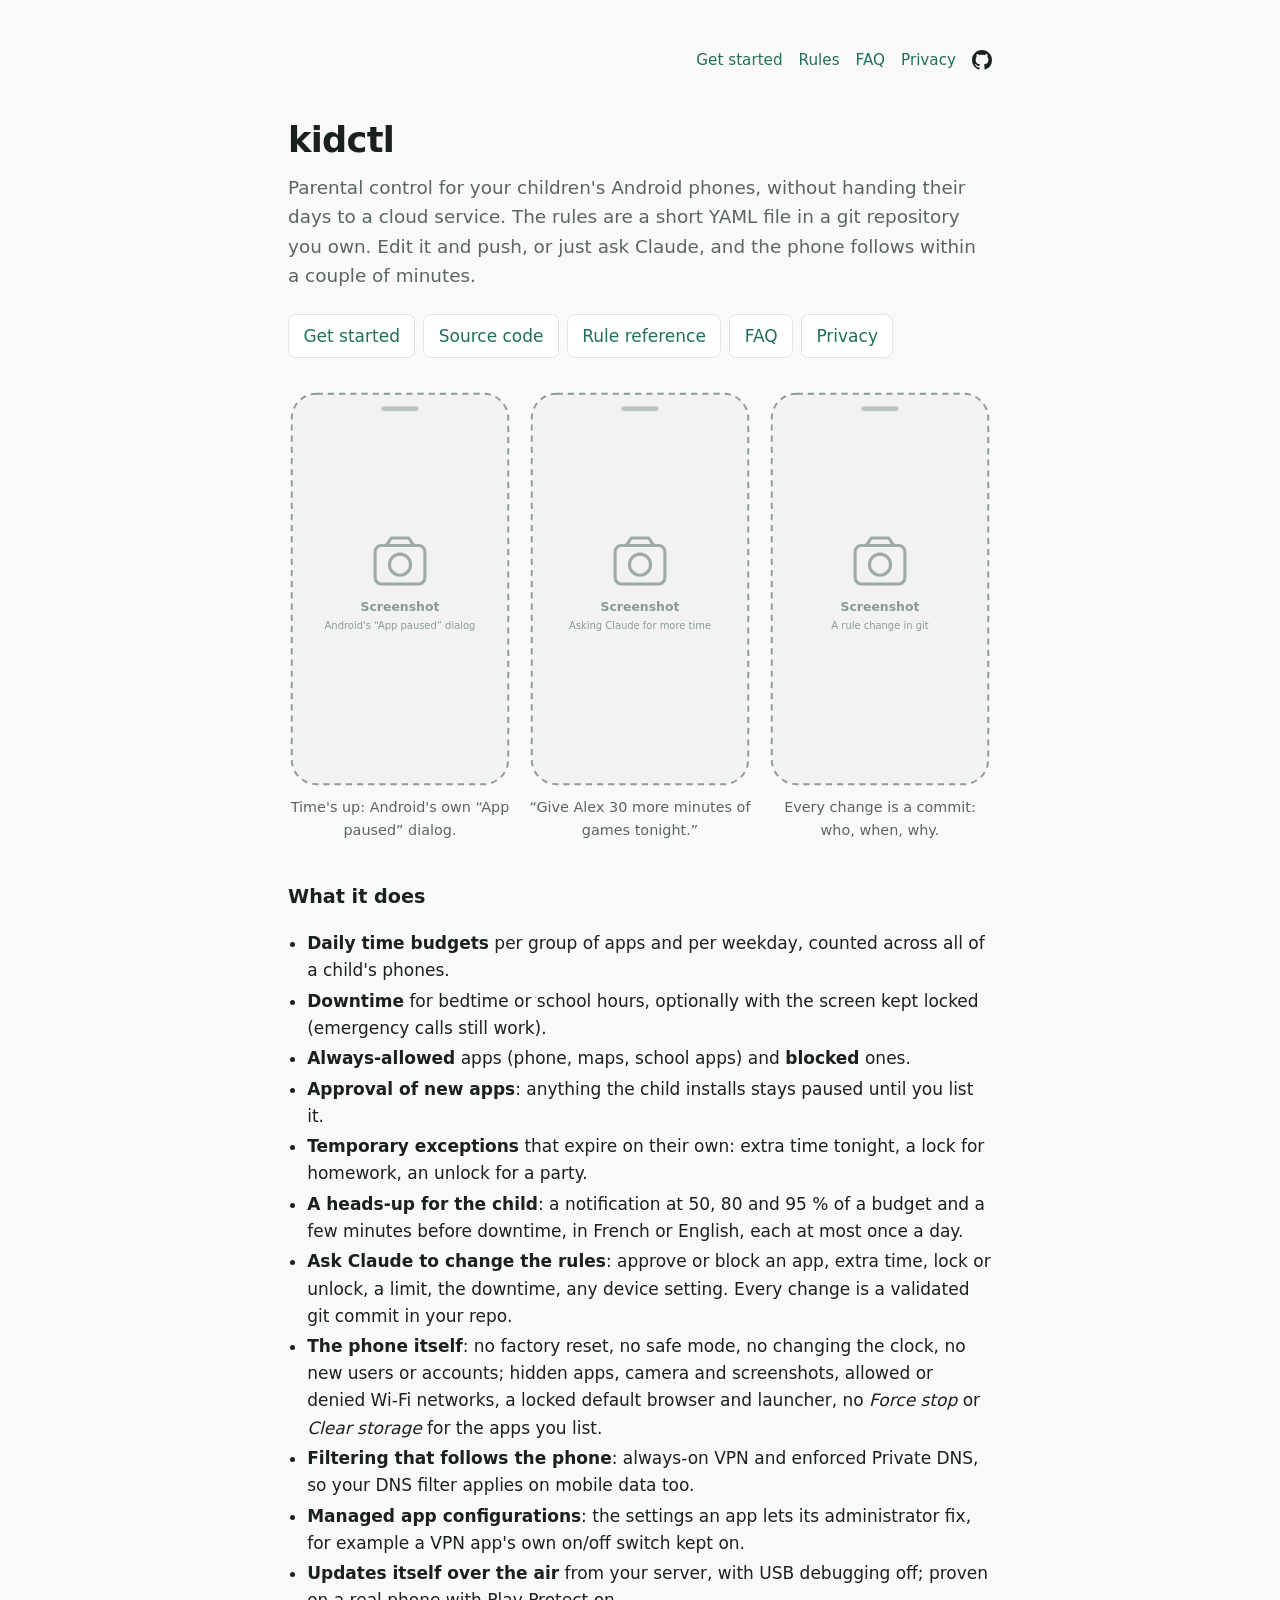
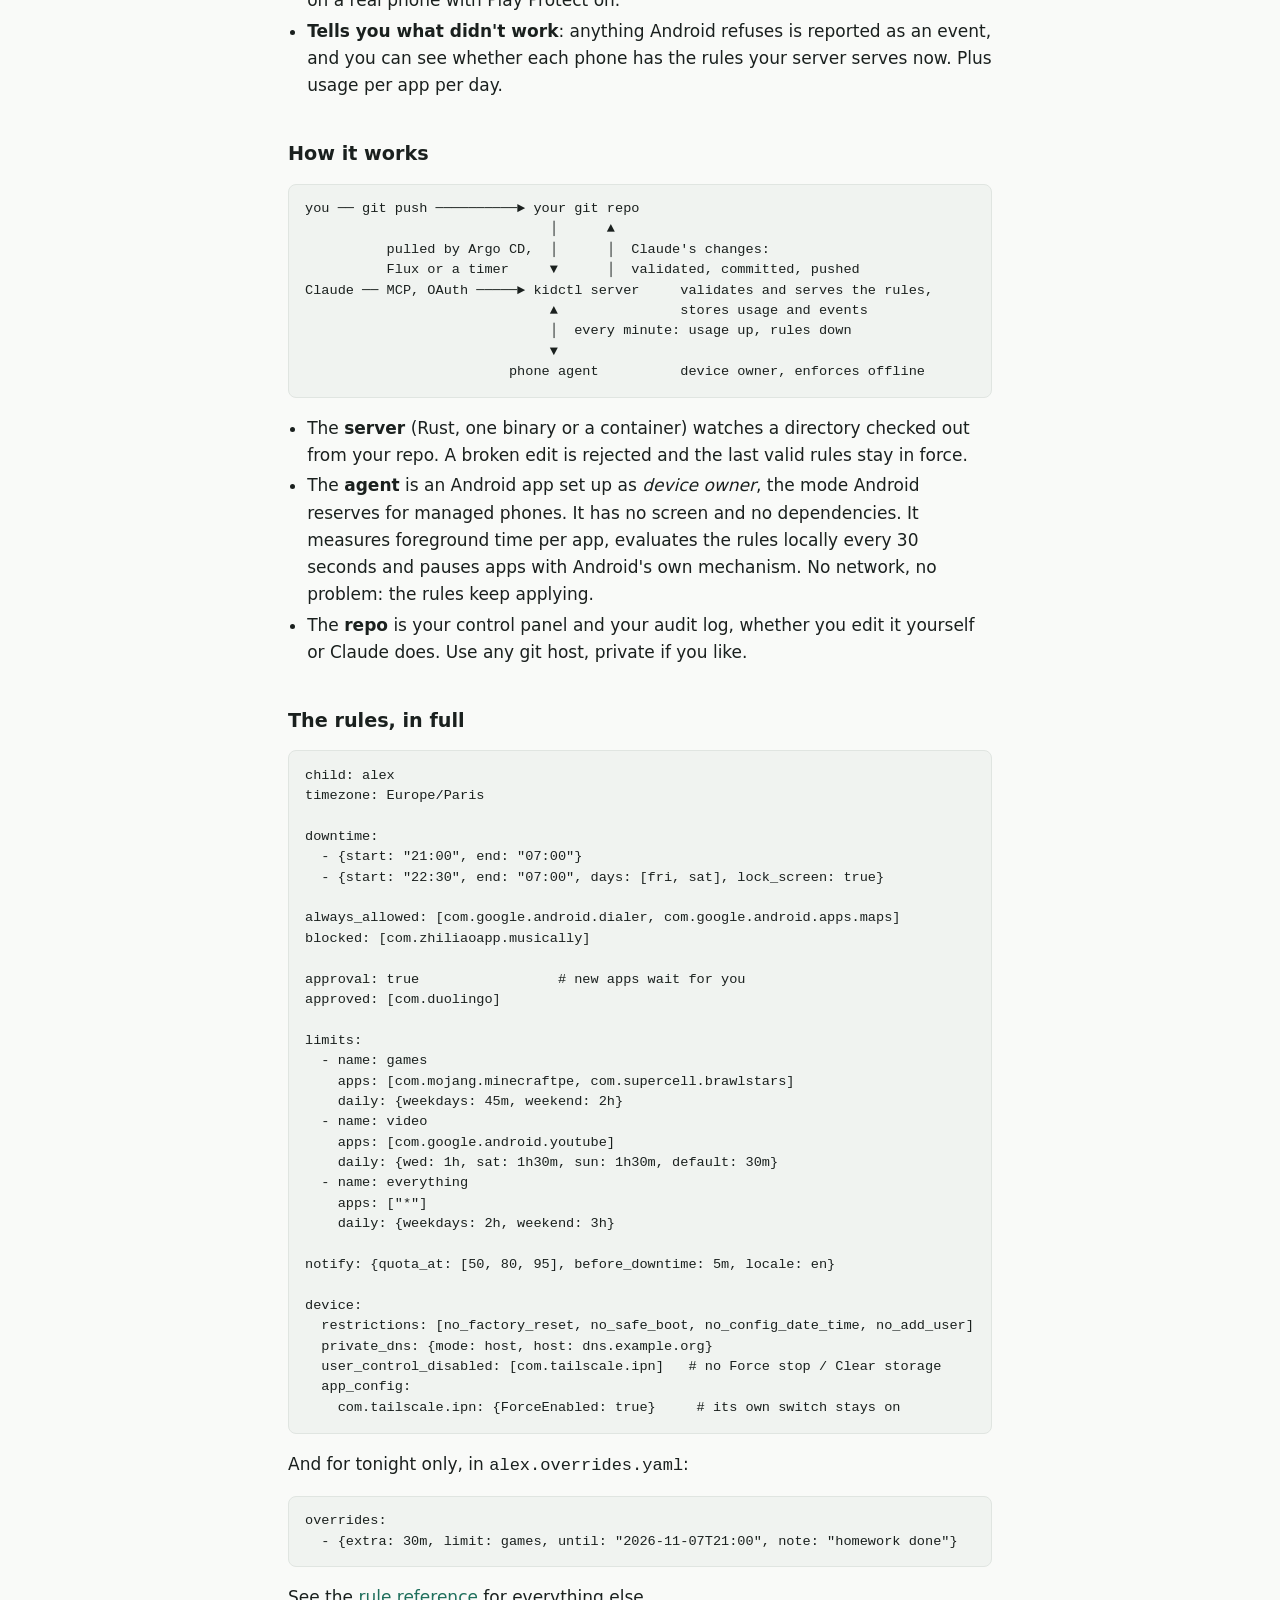
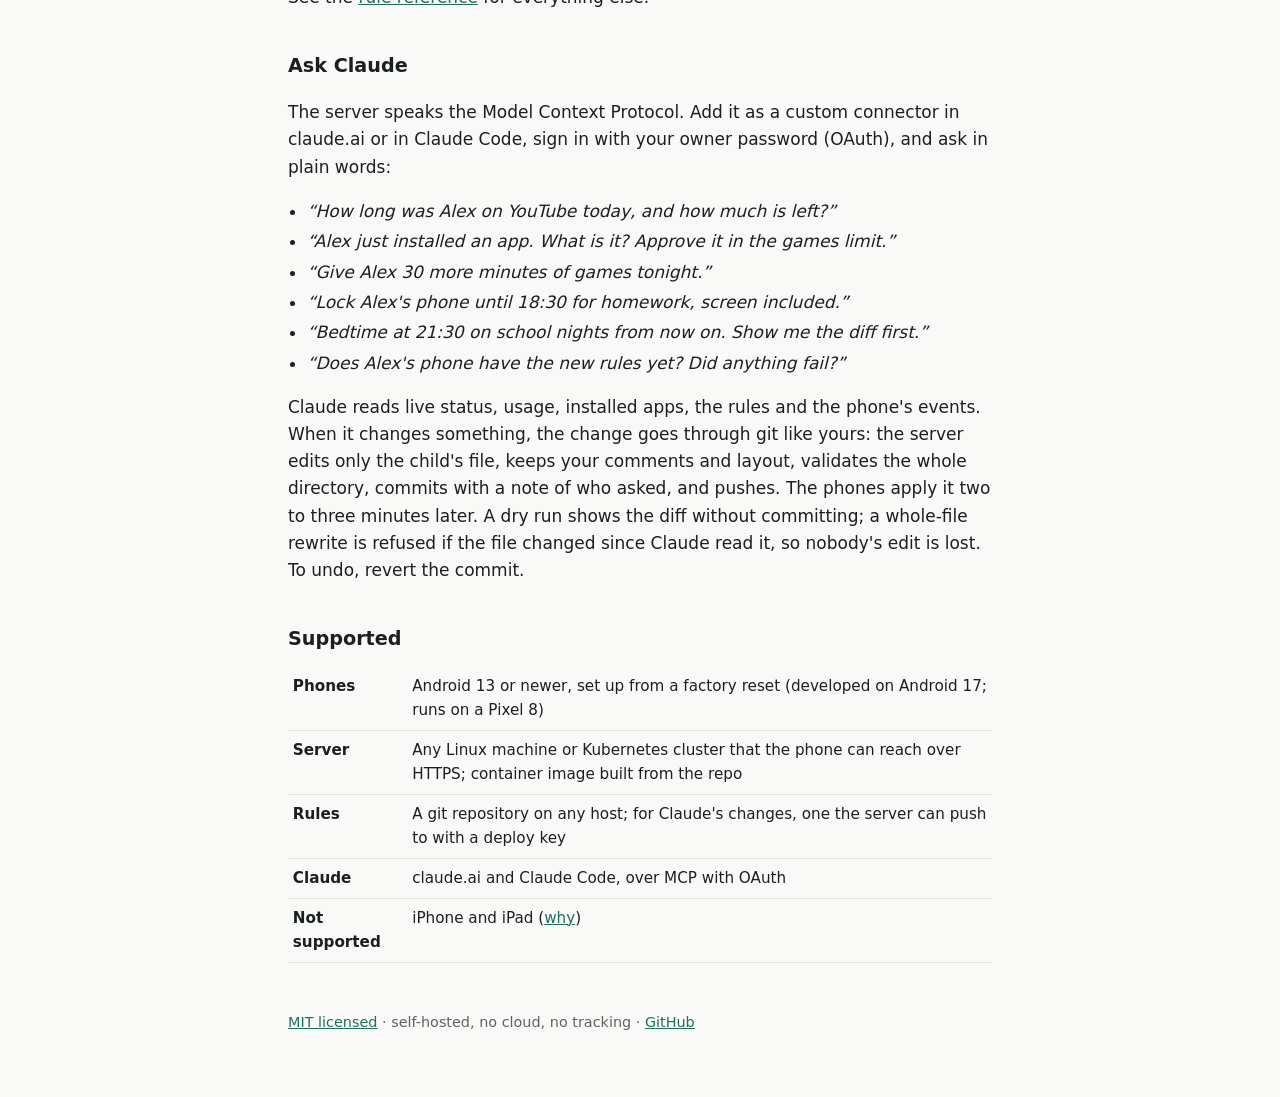
<file: index.html>
<!doctype html>
<html lang="en">
<head>
<meta charset="utf-8">
<meta name="viewport" content="width=device-width, initial-scale=1">
<title>kidctl · parental control for Android, run from a git repo</title>
<meta name="description" content="Self-hosted parental control for Android phones. The rules are YAML in your git repo; push, or ask Claude, and the phone applies them within minutes. Rust server, headless device-owner agent, MCP with write tools over OAuth.">
<link rel="icon" href="favicon.svg" type="image/svg+xml">
<link rel="stylesheet" href="style.css?v=2">
</head>
<body>
<main>
<header class="top"><span></span><span><a href="start.html">Get started</a> <a href="policy.html">Rules</a> <a href="faq.html">FAQ</a> <a href="privacy.html">Privacy</a> <a href="https://github.com/kidctl" class="gh" aria-label="kidctl on GitHub"><svg viewBox="0 0 16 16" width="20" height="20" aria-hidden="true" fill="currentColor"><path d="M8 0C3.58 0 0 3.58 0 8c0 3.54 2.29 6.53 5.47 7.59.4.07.55-.17.55-.38 0-.19-.01-.82-.01-1.49-2.01.37-2.53-.49-2.69-.94-.09-.23-.48-.94-.82-1.13-.28-.15-.68-.52-.01-.53.63-.01 1.08.58 1.23.82.72 1.21 1.87.87 2.33.66.07-.52.28-.87.51-1.07-1.78-.2-3.64-.89-3.64-3.95 0-.87.31-1.59.82-2.15-.08-.2-.36-1.02.08-2.12 0 0 .67-.21 2.2.82.64-.18 1.32-.27 2-.27.68 0 1.36.09 2 .27 1.53-1.04 2.2-.82 2.2-.82.44 1.1.16 1.92.08 2.12.51.56.82 1.27.82 2.15 0 3.07-1.87 3.75-3.65 3.95.29.25.54.73.54 1.48 0 1.07-.01 1.93-.01 2.2 0 .21.15.46.55.38A8.013 8.013 0 0016 8c0-4.42-3.58-8-8-8z"/></svg></a></span></header>
<h1>kidctl</h1>
<p class="lead">Parental control for your children's Android phones, without handing their days to a cloud service. The rules are a short YAML file in a git repository you own. Edit it and push, or just ask Claude, and the phone follows within a couple of minutes.</p>

<div class="links">
<a href="start.html">Get started</a>
<a href="https://github.com/kidctl/kidctl">Source code</a>
<a href="policy.html">Rule reference</a>
<a href="faq.html">FAQ</a>
<a href="privacy.html">Privacy</a>
</div>

<div class="shots">
<figure><img src="img/shot-paused.svg" alt="Screenshot placeholder: Android's App paused dialog" width="360" height="640"><figcaption>Time's up: Android's own “App paused” dialog.</figcaption></figure>
<figure><img src="img/shot-claude.svg" alt="Screenshot placeholder: asking Claude for 30 more minutes" width="360" height="640"><figcaption>“Give Alex 30 more minutes of games tonight.”</figcaption></figure>
<figure><img src="img/shot-git.svg" alt="Screenshot placeholder: a rule change in git" width="360" height="640"><figcaption>Every change is a commit: who, when, why.</figcaption></figure>
</div>

<h2>What it does</h2>
<ul>
<li><b>Daily time budgets</b> per group of apps and per weekday, counted across all of a child's phones.</li>
<li><b>Downtime</b> for bedtime or school hours, optionally with the screen kept locked (emergency calls still work).</li>
<li><b>Always-allowed</b> apps (phone, maps, school apps) and <b>blocked</b> ones.</li>
<li><b>Approval of new apps</b>: anything the child installs stays paused until you list it.</li>
<li><b>Temporary exceptions</b> that expire on their own: extra time tonight, a lock for homework, an unlock for a party.</li>
<li><b>A heads-up for the child</b>: a notification at 50, 80 and 95 % of a budget and a few minutes before downtime, in French or English, each at most once a day.</li>
<li><b>Ask Claude to change the rules</b>: approve or block an app, extra time, lock or unlock, a limit, the downtime, any device setting. Every change is a validated git commit in your repo.</li>
<li><b>The phone itself</b>: no factory reset, no safe mode, no changing the clock, no new users or accounts; hidden apps, camera and screenshots, allowed or denied Wi-Fi networks, a locked default browser and launcher, no <i>Force stop</i> or <i>Clear storage</i> for the apps you list.</li>
<li><b>Filtering that follows the phone</b>: always-on VPN and enforced Private DNS, so your DNS filter applies on mobile data too.</li>
<li><b>Managed app configurations</b>: the settings an app lets its administrator fix, for example a VPN app's own on/off switch kept on.</li>
<li><b>Updates itself over the air</b> from your server, with USB debugging off; proven on a real phone with Play Protect on.</li>
<li><b>Tells you what didn't work</b>: anything Android refuses is reported as an event, and you can see whether each phone has the rules your server serves now. Plus usage per app per day.</li>
</ul>

<h2>How it works</h2>
<pre><code>you ── git push ──────────► your git repo
                              │      ▲
          pulled by Argo CD,  │      │  Claude's changes:
          Flux or a timer     ▼      │  validated, committed, pushed
Claude ── MCP, OAuth ─────► kidctl server     validates and serves the rules,
                              ▲               stores usage and events
                              │  every minute: usage up, rules down
                              ▼
                         phone agent          device owner, enforces offline</code></pre>
<ul>
<li>The <b>server</b> (Rust, one binary or a container) watches a directory checked out from your repo. A broken edit is rejected and the last valid rules stay in force.</li>
<li>The <b>agent</b> is an Android app set up as <i>device owner</i>, the mode Android reserves for managed phones. It has no screen and no dependencies. It measures foreground time per app, evaluates the rules locally every 30 seconds and pauses apps with Android's own mechanism. No network, no problem: the rules keep applying.</li>
<li>The <b>repo</b> is your control panel and your audit log, whether you edit it yourself or Claude does. Use any git host, private if you like.</li>
</ul>

<h2>The rules, in full</h2>
<pre><code>child: alex
timezone: Europe/Paris

downtime:
  - {start: "21:00", end: "07:00"}
  - {start: "22:30", end: "07:00", days: [fri, sat], lock_screen: true}

always_allowed: [com.google.android.dialer, com.google.android.apps.maps]
blocked: [com.zhiliaoapp.musically]

approval: true                 # new apps wait for you
approved: [com.duolingo]

limits:
  - name: games
    apps: [com.mojang.minecraftpe, com.supercell.brawlstars]
    daily: {weekdays: 45m, weekend: 2h}
  - name: video
    apps: [com.google.android.youtube]
    daily: {wed: 1h, sat: 1h30m, sun: 1h30m, default: 30m}
  - name: everything
    apps: ["*"]
    daily: {weekdays: 2h, weekend: 3h}

notify: {quota_at: [50, 80, 95], before_downtime: 5m, locale: en}

device:
  restrictions: [no_factory_reset, no_safe_boot, no_config_date_time, no_add_user]
  private_dns: {mode: host, host: dns.example.org}
  user_control_disabled: [com.tailscale.ipn]   # no Force stop / Clear storage
  app_config:
    com.tailscale.ipn: {ForceEnabled: true}     # its own switch stays on</code></pre>
<p>And for tonight only, in <code>alex.overrides.yaml</code>:</p>
<pre><code>overrides:
  - {extra: 30m, limit: games, until: "2026-11-07T21:00", note: "homework done"}</code></pre>
<p>See the <a href="policy.html">rule reference</a> for everything else.</p>

<h2 id="claude">Ask Claude</h2>
<p>The server speaks the Model Context Protocol. Add it as a custom connector in claude.ai or in Claude Code, sign in with your owner password (OAuth), and ask in plain words:</p>
<ul>
<li><i>“How long was Alex on YouTube today, and how much is left?”</i></li>
<li><i>“Alex just installed an app. What is it? Approve it in the games limit.”</i></li>
<li><i>“Give Alex 30 more minutes of games tonight.”</i></li>
<li><i>“Lock Alex's phone until 18:30 for homework, screen included.”</i></li>
<li><i>“Bedtime at 21:30 on school nights from now on. Show me the diff first.”</i></li>
<li><i>“Does Alex's phone have the new rules yet? Did anything fail?”</i></li>
</ul>
<p>Claude reads live status, usage, installed apps, the rules and the phone's events. When it changes something, the change goes through git like yours: the server edits only the child's file, keeps your comments and layout, validates the whole directory, commits with a note of who asked, and pushes. The phones apply it two to three minutes later. A dry run shows the diff without committing; a whole-file rewrite is refused if the file changed since Claude read it, so nobody's edit is lost. To undo, revert the commit.</p>

<h2>Supported</h2>
<table>
<tr><th>Phones</th><td>Android 13 or newer, set up from a factory reset (developed on Android 17; runs on a Pixel 8)</td></tr>
<tr><th>Server</th><td>Any Linux machine or Kubernetes cluster that the phone can reach over HTTPS; container image built from the repo</td></tr>
<tr><th>Rules</th><td>A git repository on any host; for Claude's changes, one the server can push to with a deploy key</td></tr>
<tr><th>Claude</th><td>claude.ai and Claude Code, over MCP with OAuth</td></tr>
<tr><th>Not supported</th><td>iPhone and iPad (<a href="faq.html#ios">why</a>)</td></tr>
</table>

<footer><a href="https://github.com/kidctl/kidctl/blob/main/LICENSE">MIT licensed</a> · self-hosted, no cloud, no tracking · <a href="https://github.com/kidctl">GitHub</a></footer>
</main>
</body>
</html>
</file>
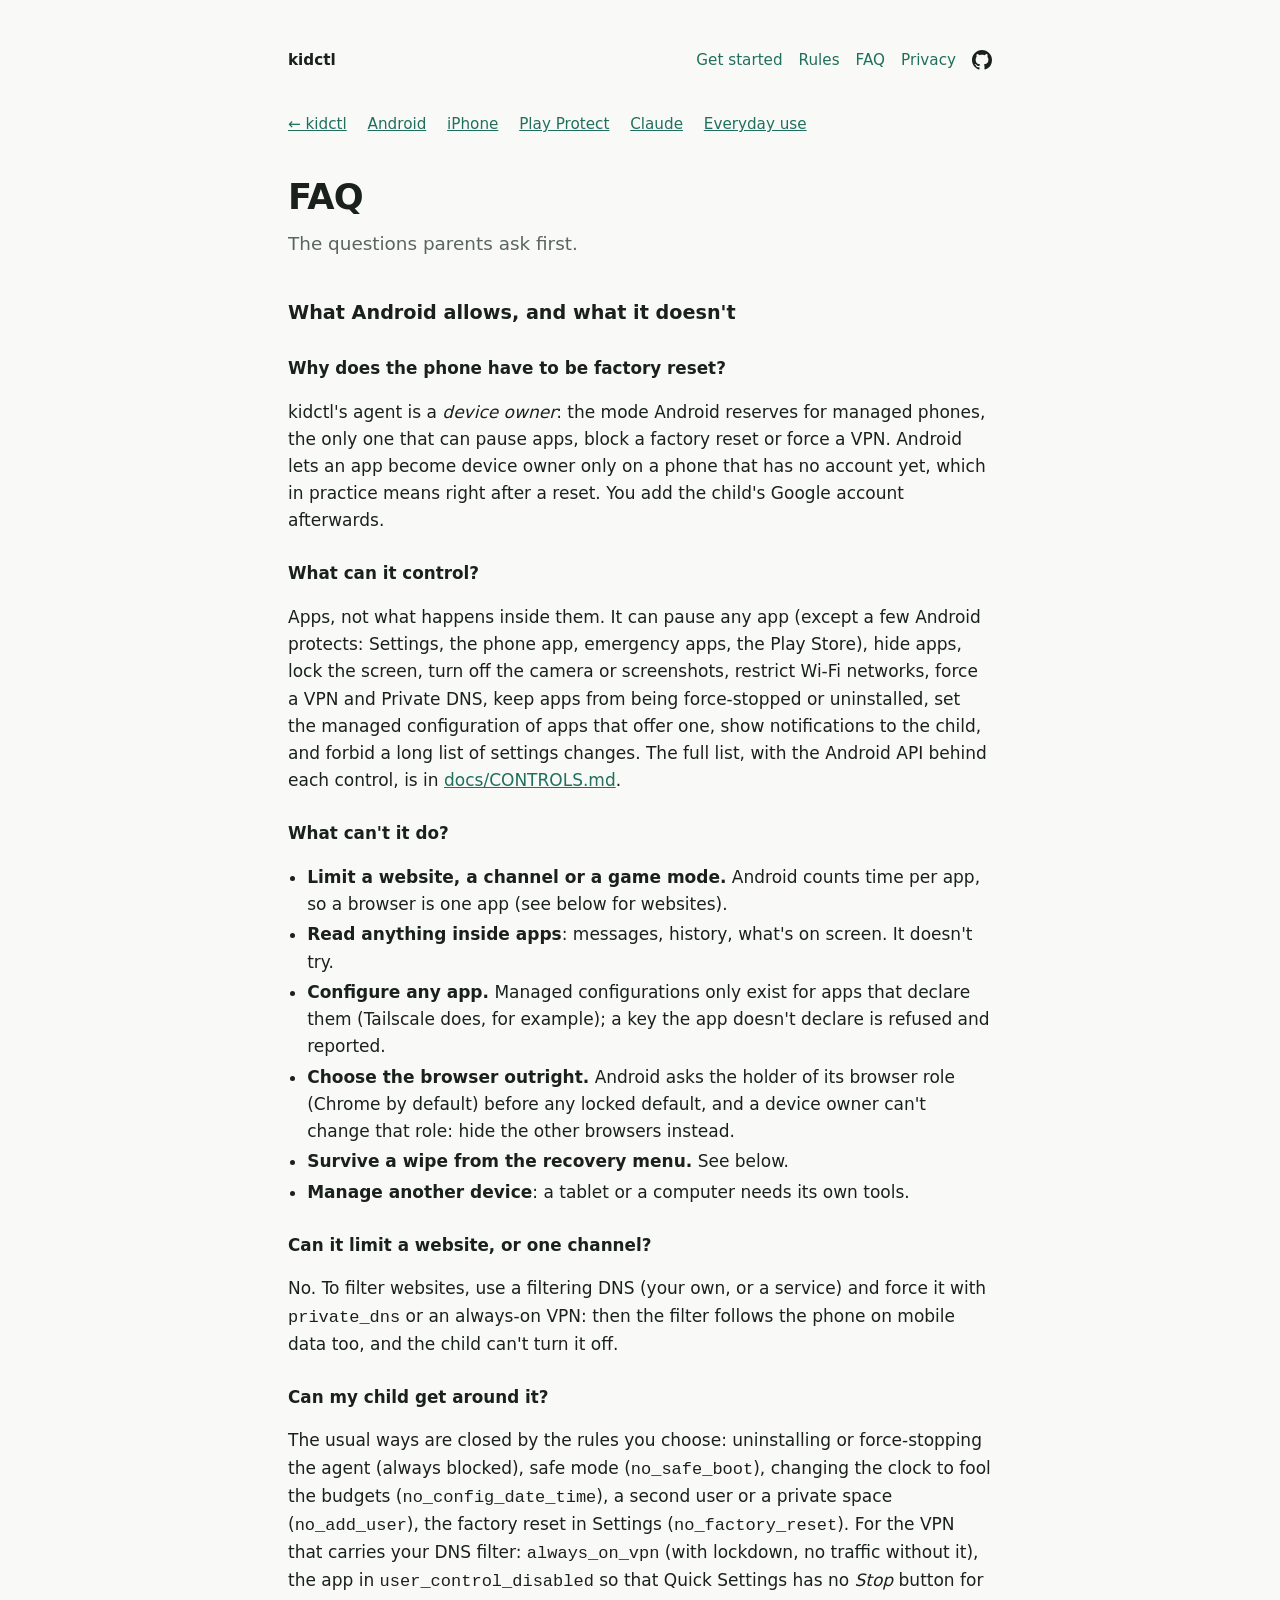
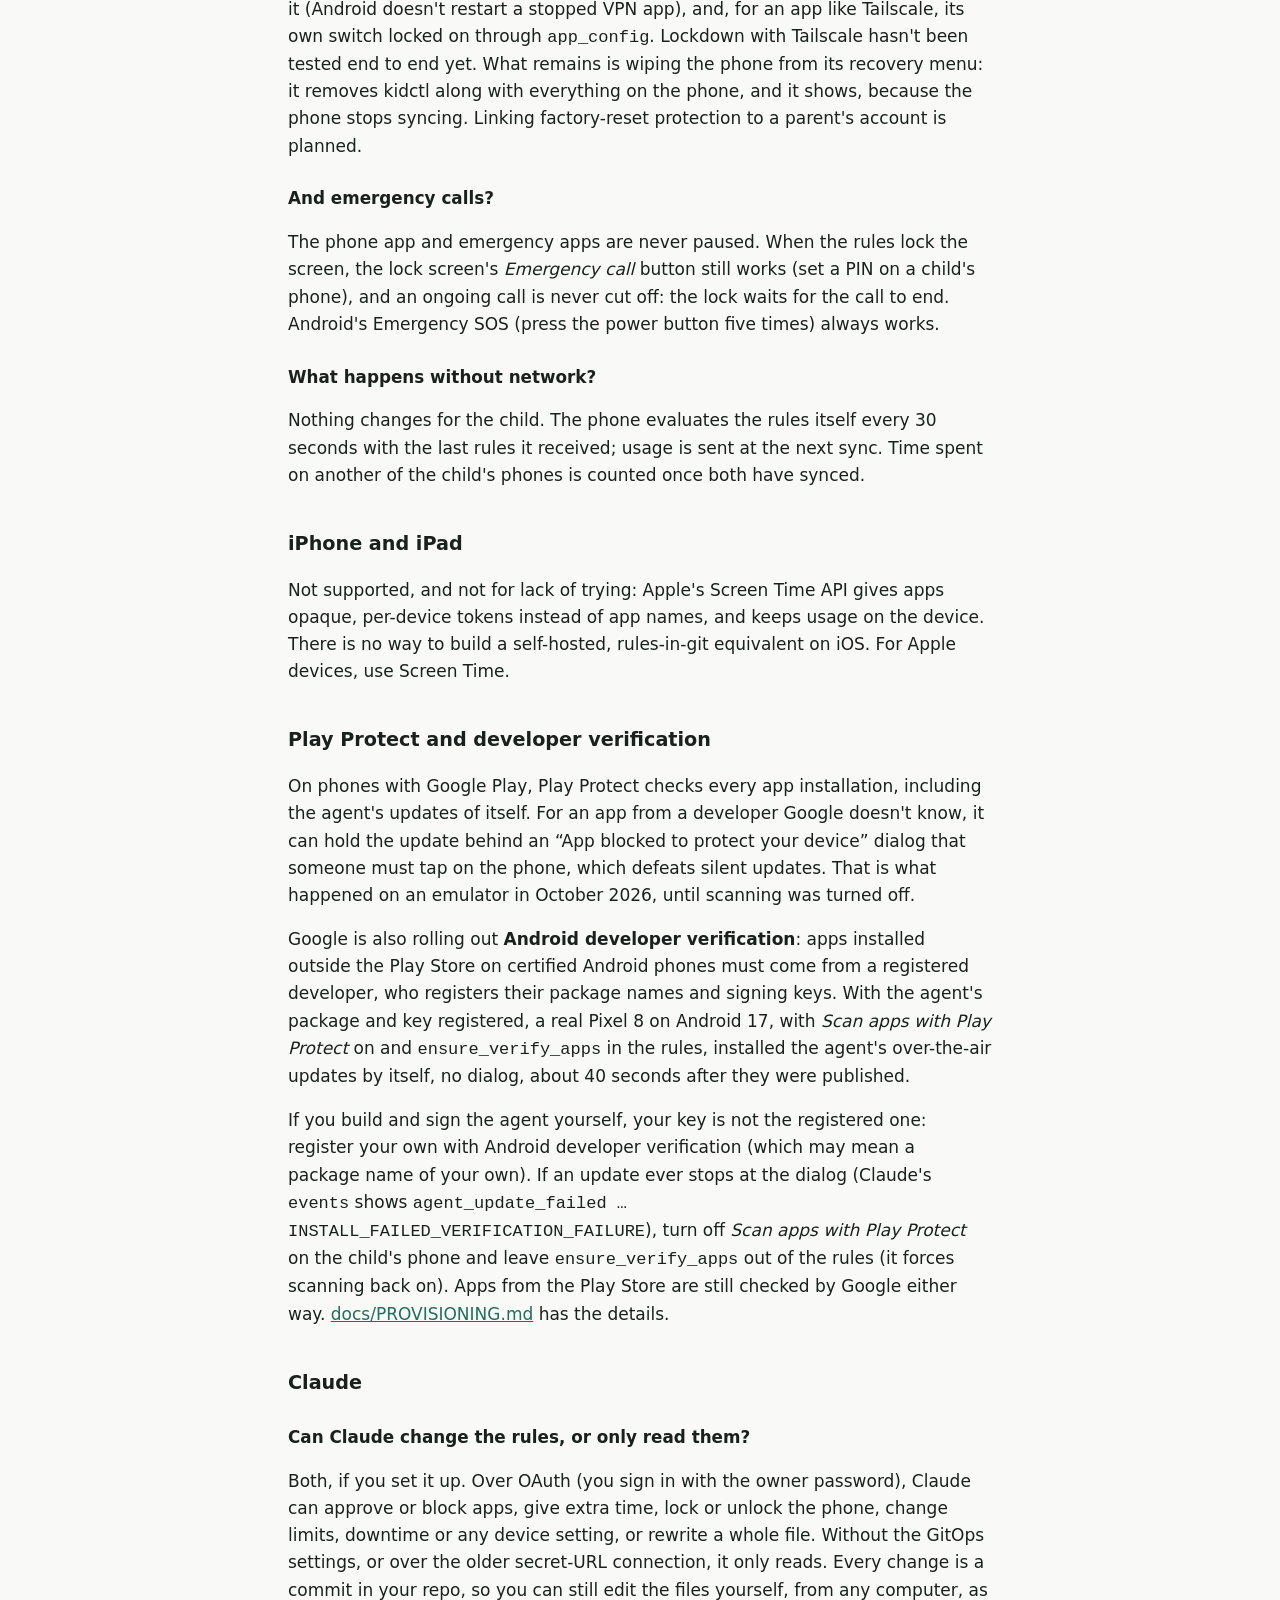
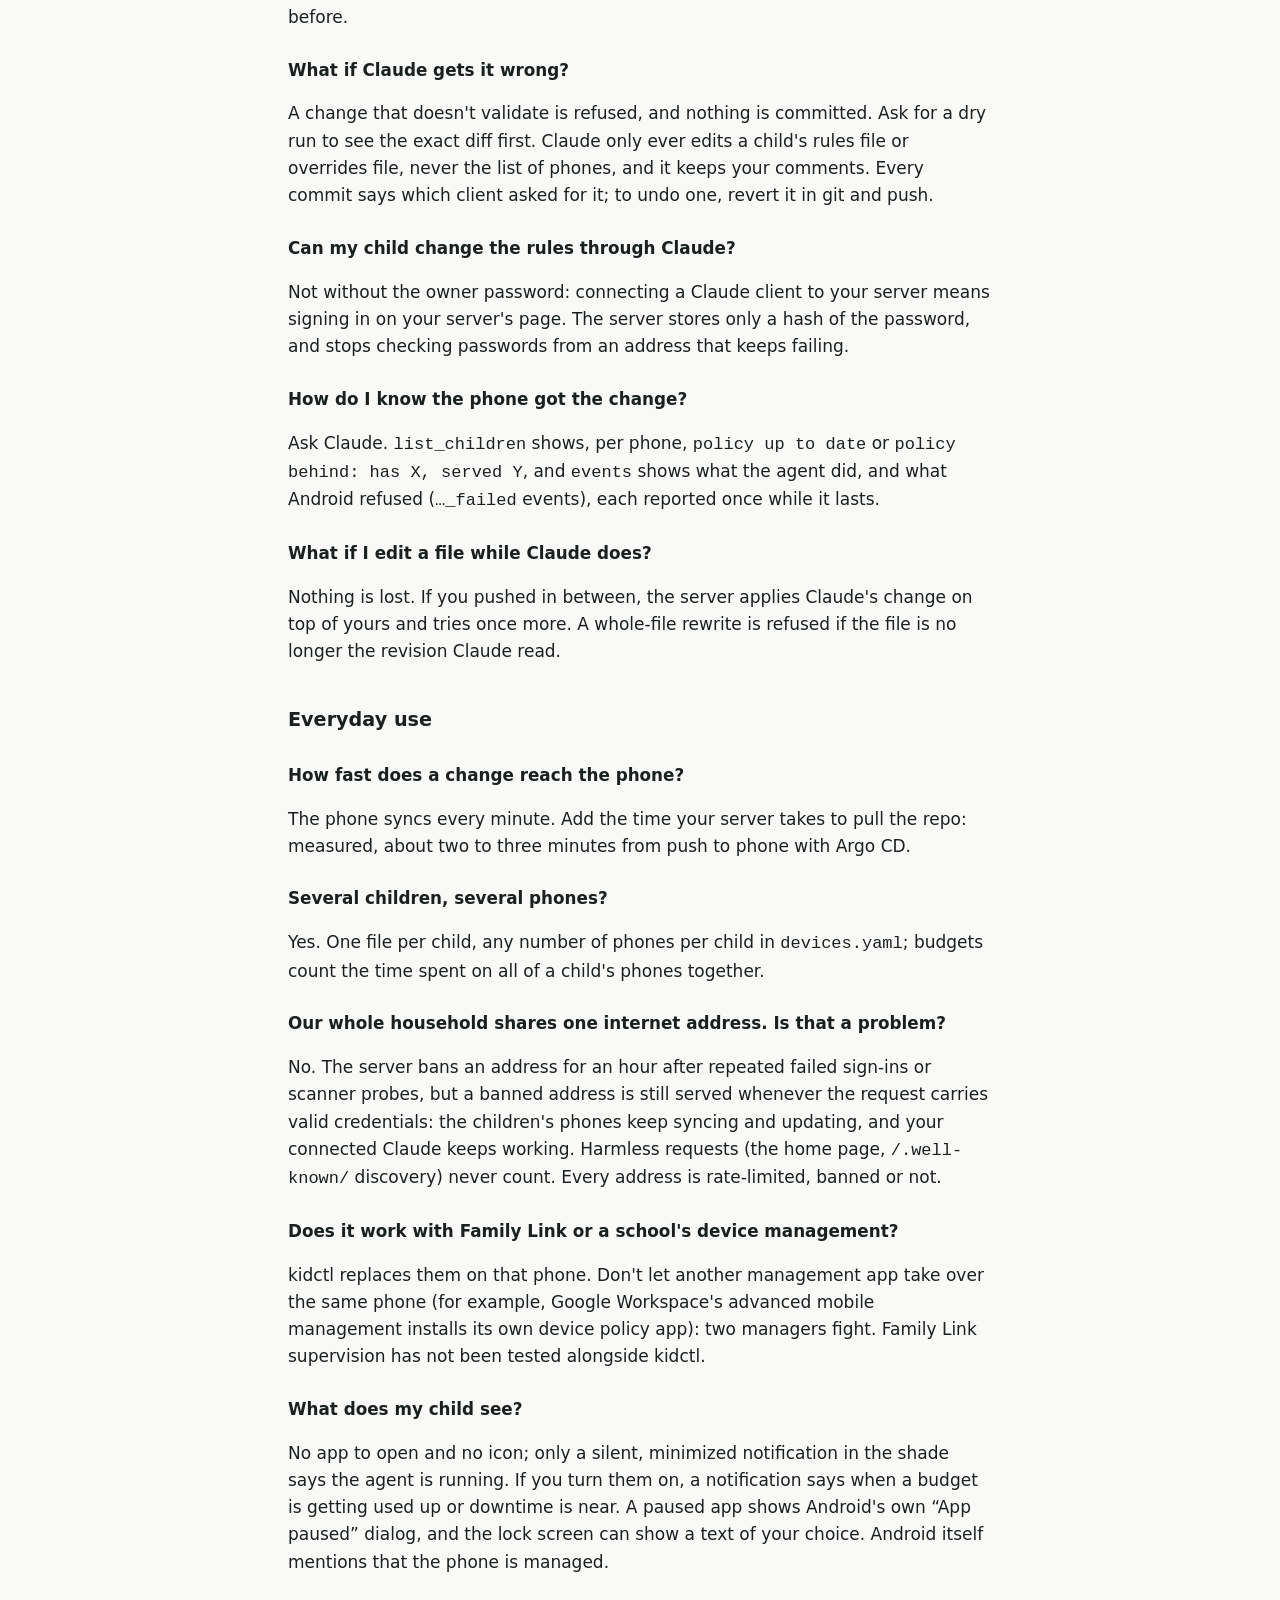
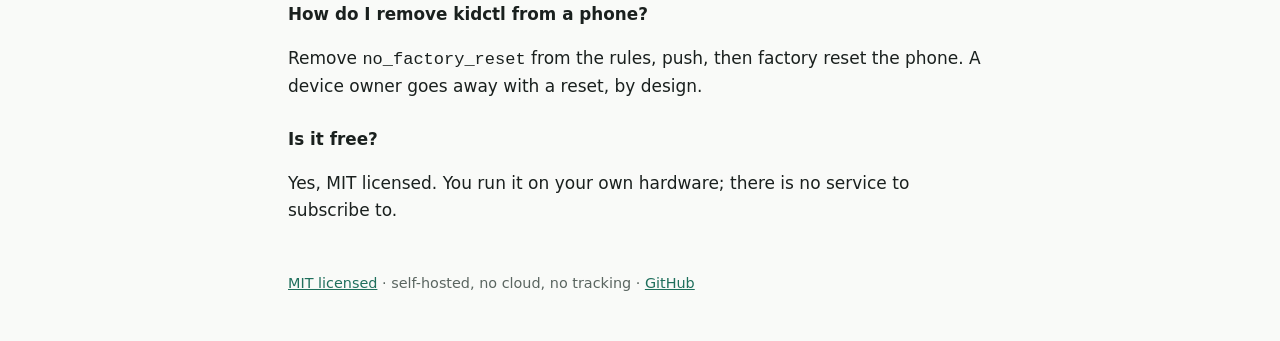
<file: faq.html>
<!doctype html>
<html lang="en">
<head>
<meta charset="utf-8">
<meta name="viewport" content="width=device-width, initial-scale=1">
<title>FAQ · kidctl</title>
<meta name="description" content="What Android lets kidctl do and not do, iPhone, Play Protect and developer verification, changing rules with Claude, emergency calls, a shared home IP, removing kidctl.">
<link rel="icon" href="favicon.svg" type="image/svg+xml">
<link rel="stylesheet" href="style.css?v=2">
</head>
<body>
<main>
<header class="top"><a href="./" class="brand">kidctl</a><span><a href="start.html">Get started</a> <a href="policy.html">Rules</a> <a href="faq.html">FAQ</a> <a href="privacy.html">Privacy</a> <a href="https://github.com/kidctl" class="gh" aria-label="kidctl on GitHub"><svg viewBox="0 0 16 16" width="20" height="20" aria-hidden="true" fill="currentColor"><path d="M8 0C3.58 0 0 3.58 0 8c0 3.54 2.29 6.53 5.47 7.59.4.07.55-.17.55-.38 0-.19-.01-.82-.01-1.49-2.01.37-2.53-.49-2.69-.94-.09-.23-.48-.94-.82-1.13-.28-.15-.68-.52-.01-.53.63-.01 1.08.58 1.23.82.72 1.21 1.87.87 2.33.66.07-.52.28-.87.51-1.07-1.78-.2-3.64-.89-3.64-3.95 0-.87.31-1.59.82-2.15-.08-.2-.36-1.02.08-2.12 0 0 .67-.21 2.2.82.64-.18 1.32-.27 2-.27.68 0 1.36.09 2 .27 1.53-1.04 2.2-.82 2.2-.82.44 1.1.16 1.92.08 2.12.51.56.82 1.27.82 2.15 0 3.07-1.87 3.75-3.65 3.95.29.25.54.73.54 1.48 0 1.07-.01 1.93-.01 2.2 0 .21.15.46.55.38A8.013 8.013 0 0016 8c0-4.42-3.58-8-8-8z"/></svg></a></span></header>
<nav><a href="./">← kidctl</a> <a href="#android">Android</a> <a href="#ios">iPhone</a> <a href="#play-protect">Play Protect</a> <a href="#claude">Claude</a> <a href="#everyday">Everyday use</a></nav>
<h1>FAQ</h1>
<p class="lead">The questions parents ask first.</p>

<h2 id="android">What Android allows, and what it doesn't</h2>

<h3>Why does the phone have to be factory reset?</h3>
<p>kidctl's agent is a <i>device owner</i>: the mode Android reserves for managed phones, the only one that can pause apps, block a factory reset or force a VPN. Android lets an app become device owner only on a phone that has no account yet, which in practice means right after a reset. You add the child's Google account afterwards.</p>

<h3>What can it control?</h3>
<p>Apps, not what happens inside them. It can pause any app (except a few Android protects: Settings, the phone app, emergency apps, the Play Store), hide apps, lock the screen, turn off the camera or screenshots, restrict Wi-Fi networks, force a VPN and Private DNS, keep apps from being force-stopped or uninstalled, set the managed configuration of apps that offer one, show notifications to the child, and forbid a long list of settings changes. The full list, with the Android API behind each control, is in <a href="https://github.com/kidctl/kidctl/blob/main/docs/CONTROLS.md">docs/CONTROLS.md</a>.</p>

<h3>What can't it do?</h3>
<ul>
<li><b>Limit a website, a channel or a game mode.</b> Android counts time per app, so a browser is one app (see below for websites).</li>
<li><b>Read anything inside apps</b>: messages, history, what's on screen. It doesn't try.</li>
<li><b>Configure any app.</b> Managed configurations only exist for apps that declare them (Tailscale does, for example); a key the app doesn't declare is refused and reported.</li>
<li><b>Choose the browser outright.</b> Android asks the holder of its browser role (Chrome by default) before any locked default, and a device owner can't change that role: hide the other browsers instead.</li>
<li><b>Survive a wipe from the recovery menu.</b> See below.</li>
<li><b>Manage another device</b>: a tablet or a computer needs its own tools.</li>
</ul>

<h3>Can it limit a website, or one channel?</h3>
<p>No. To filter websites, use a filtering DNS (your own, or a service) and force it with <code>private_dns</code> or an always-on VPN: then the filter follows the phone on mobile data too, and the child can't turn it off.</p>

<h3>Can my child get around it?</h3>
<p>The usual ways are closed by the rules you choose: uninstalling or force-stopping the agent (always blocked), safe mode (<code>no_safe_boot</code>), changing the clock to fool the budgets (<code>no_config_date_time</code>), a second user or a private space (<code>no_add_user</code>), the factory reset in Settings (<code>no_factory_reset</code>). For the VPN that carries your DNS filter: <code>always_on_vpn</code> (with lockdown, no traffic without it), the app in <code>user_control_disabled</code> so that Quick Settings has no <i>Stop</i> button for it (Android doesn't restart a stopped VPN app), and, for an app like Tailscale, its own switch locked on through <code>app_config</code>. Lockdown with Tailscale hasn't been tested end to end yet. What remains is wiping the phone from its recovery menu: it removes kidctl along with everything on the phone, and it shows, because the phone stops syncing. Linking factory-reset protection to a parent's account is planned.</p>

<h3>And emergency calls?</h3>
<p>The phone app and emergency apps are never paused. When the rules lock the screen, the lock screen's <i>Emergency call</i> button still works (set a PIN on a child's phone), and an ongoing call is never cut off: the lock waits for the call to end. Android's Emergency SOS (press the power button five times) always works.</p>

<h3>What happens without network?</h3>
<p>Nothing changes for the child. The phone evaluates the rules itself every 30 seconds with the last rules it received; usage is sent at the next sync. Time spent on another of the child's phones is counted once both have synced.</p>

<h2 id="ios">iPhone and iPad</h2>
<p>Not supported, and not for lack of trying: Apple's Screen Time API gives apps opaque, per-device tokens instead of app names, and keeps usage on the device. There is no way to build a self-hosted, rules-in-git equivalent on iOS. For Apple devices, use Screen Time.</p>

<h2 id="play-protect">Play Protect and developer verification</h2>
<p>On phones with Google Play, Play Protect checks every app installation, including the agent's updates of itself. For an app from a developer Google doesn't know, it can hold the update behind an “App blocked to protect your device” dialog that someone must tap on the phone, which defeats silent updates. That is what happened on an emulator in October 2026, until scanning was turned off.</p>
<p>Google is also rolling out <b>Android developer verification</b>: apps installed outside the Play Store on certified Android phones must come from a registered developer, who registers their package names and signing keys. With the agent's package and key registered, a real Pixel 8 on Android 17, with <i>Scan apps with Play Protect</i> on and <code>ensure_verify_apps</code> in the rules, installed the agent's over-the-air updates by itself, no dialog, about 40 seconds after they were published.</p>
<p>If you build and sign the agent yourself, your key is not the registered one: register your own with Android developer verification (which may mean a package name of your own). If an update ever stops at the dialog (Claude's <code>events</code> shows <code>agent_update_failed … INSTALL_FAILED_VERIFICATION_FAILURE</code>), turn off <i>Scan apps with Play Protect</i> on the child's phone and leave <code>ensure_verify_apps</code> out of the rules (it forces scanning back on). Apps from the Play Store are still checked by Google either way. <a href="https://github.com/kidctl/kidctl/blob/main/docs/PROVISIONING.md">docs/PROVISIONING.md</a> has the details.</p>

<h2 id="claude">Claude</h2>

<h3>Can Claude change the rules, or only read them?</h3>
<p>Both, if you set it up. Over OAuth (you sign in with the owner password), Claude can approve or block apps, give extra time, lock or unlock the phone, change limits, downtime or any device setting, or rewrite a whole file. Without the GitOps settings, or over the older secret-URL connection, it only reads. Every change is a commit in your repo, so you can still edit the files yourself, from any computer, as before.</p>

<h3>What if Claude gets it wrong?</h3>
<p>A change that doesn't validate is refused, and nothing is committed. Ask for a dry run to see the exact diff first. Claude only ever edits a child's rules file or overrides file, never the list of phones, and it keeps your comments. Every commit says which client asked for it; to undo one, revert it in git and push.</p>

<h3>Can my child change the rules through Claude?</h3>
<p>Not without the owner password: connecting a Claude client to your server means signing in on your server's page. The server stores only a hash of the password, and stops checking passwords from an address that keeps failing.</p>

<h3>How do I know the phone got the change?</h3>
<p>Ask Claude. <code>list_children</code> shows, per phone, <code>policy up to date</code> or <code>policy behind: has X, served Y</code>, and <code>events</code> shows what the agent did, and what Android refused (<code>…_failed</code> events), each reported once while it lasts.</p>

<h3>What if I edit a file while Claude does?</h3>
<p>Nothing is lost. If you pushed in between, the server applies Claude's change on top of yours and tries once more. A whole-file rewrite is refused if the file is no longer the revision Claude read.</p>

<h2 id="everyday">Everyday use</h2>

<h3>How fast does a change reach the phone?</h3>
<p>The phone syncs every minute. Add the time your server takes to pull the repo: measured, about two to three minutes from push to phone with Argo CD.</p>

<h3>Several children, several phones?</h3>
<p>Yes. One file per child, any number of phones per child in <code>devices.yaml</code>; budgets count the time spent on all of a child's phones together.</p>

<h3>Our whole household shares one internet address. Is that a problem?</h3>
<p>No. The server bans an address for an hour after repeated failed sign-ins or scanner probes, but a banned address is still served whenever the request carries valid credentials: the children's phones keep syncing and updating, and your connected Claude keeps working. Harmless requests (the home page, <code>/.well-known/</code> discovery) never count. Every address is rate-limited, banned or not.</p>

<h3>Does it work with Family Link or a school's device management?</h3>
<p>kidctl replaces them on that phone. Don't let another management app take over the same phone (for example, Google Workspace's advanced mobile management installs its own device policy app): two managers fight. Family Link supervision has not been tested alongside kidctl.</p>

<h3>What does my child see?</h3>
<p>No app to open and no icon; only a silent, minimized notification in the shade says the agent is running. If you turn them on, a notification says when a budget is getting used up or downtime is near. A paused app shows Android's own “App paused” dialog, and the lock screen can show a text of your choice. Android itself mentions that the phone is managed.</p>

<h3>How do I remove kidctl from a phone?</h3>
<p>Remove <code>no_factory_reset</code> from the rules, push, then factory reset the phone. A device owner goes away with a reset, by design.</p>

<h3>Is it free?</h3>
<p>Yes, MIT licensed. You run it on your own hardware; there is no service to subscribe to.</p>

<footer><a href="https://github.com/kidctl/kidctl/blob/main/LICENSE">MIT licensed</a> · self-hosted, no cloud, no tracking · <a href="https://github.com/kidctl">GitHub</a></footer>
</main>
</body>
</html>
</file>
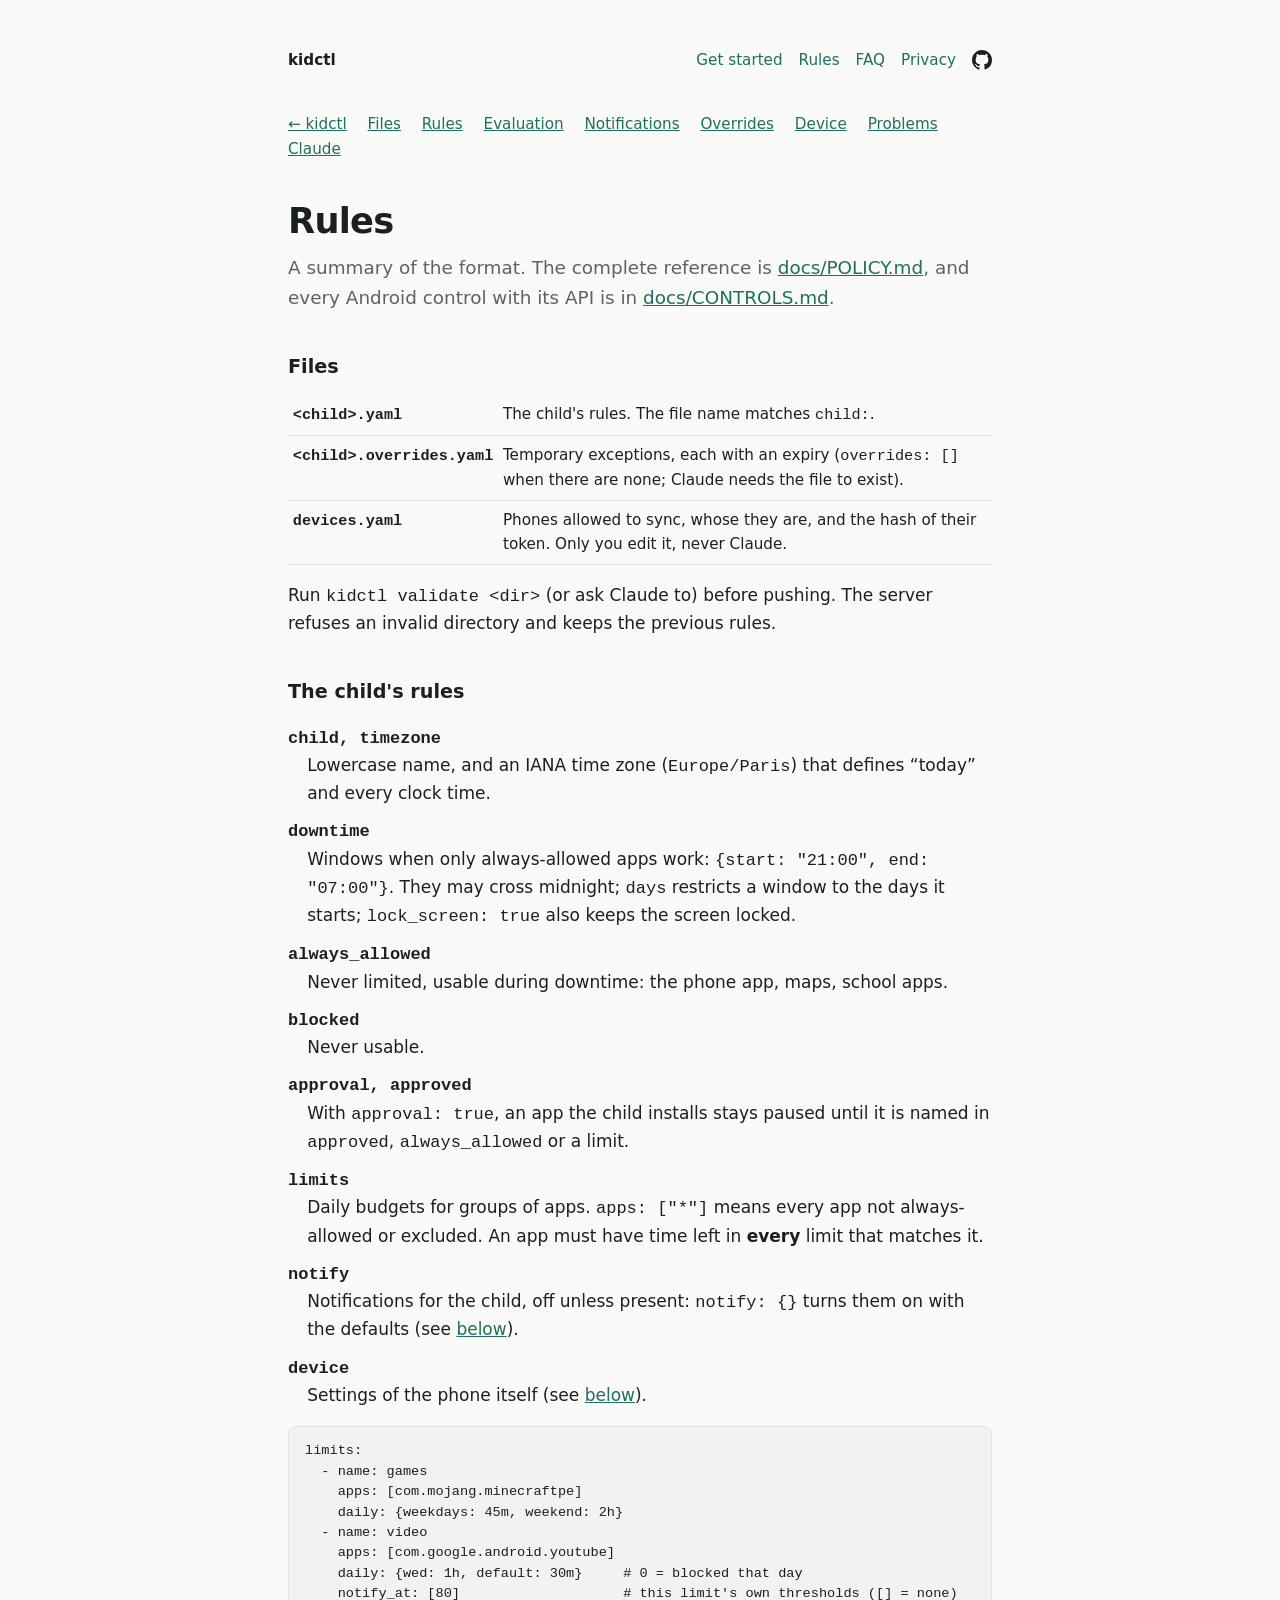
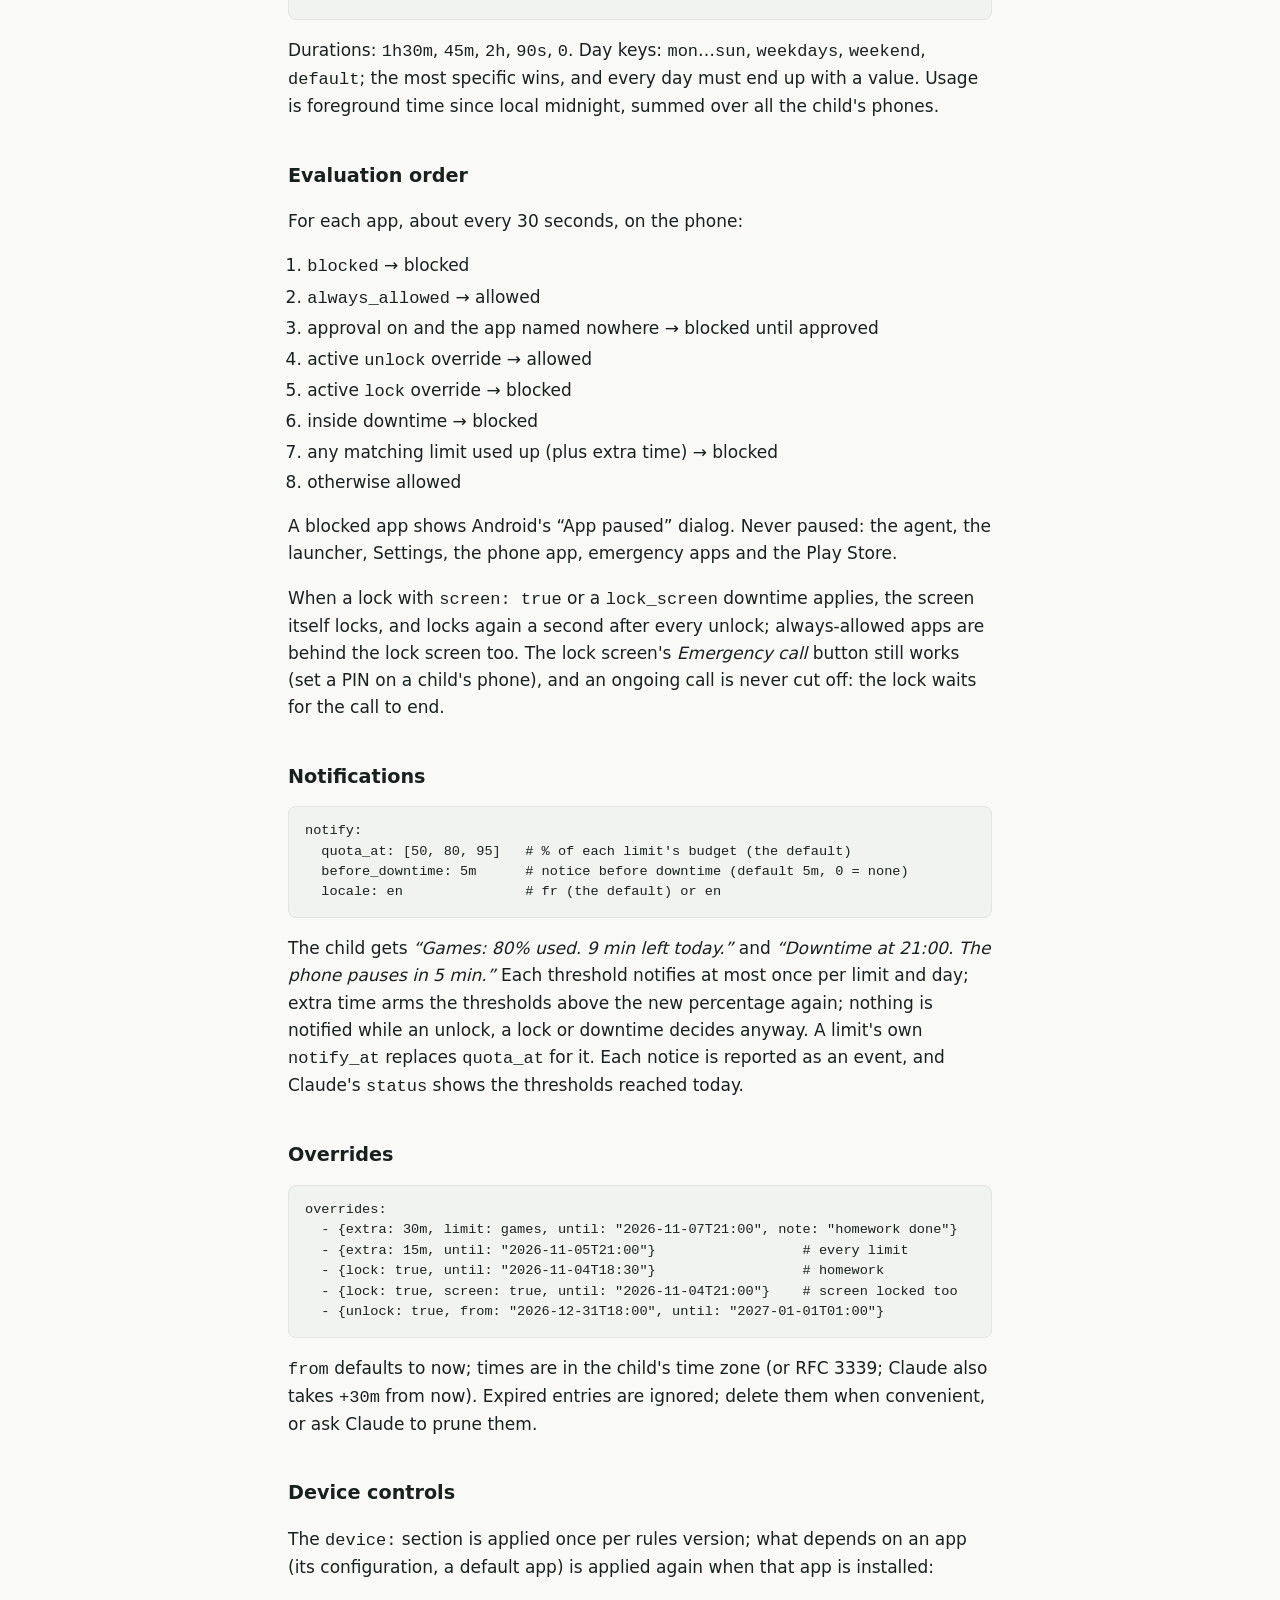
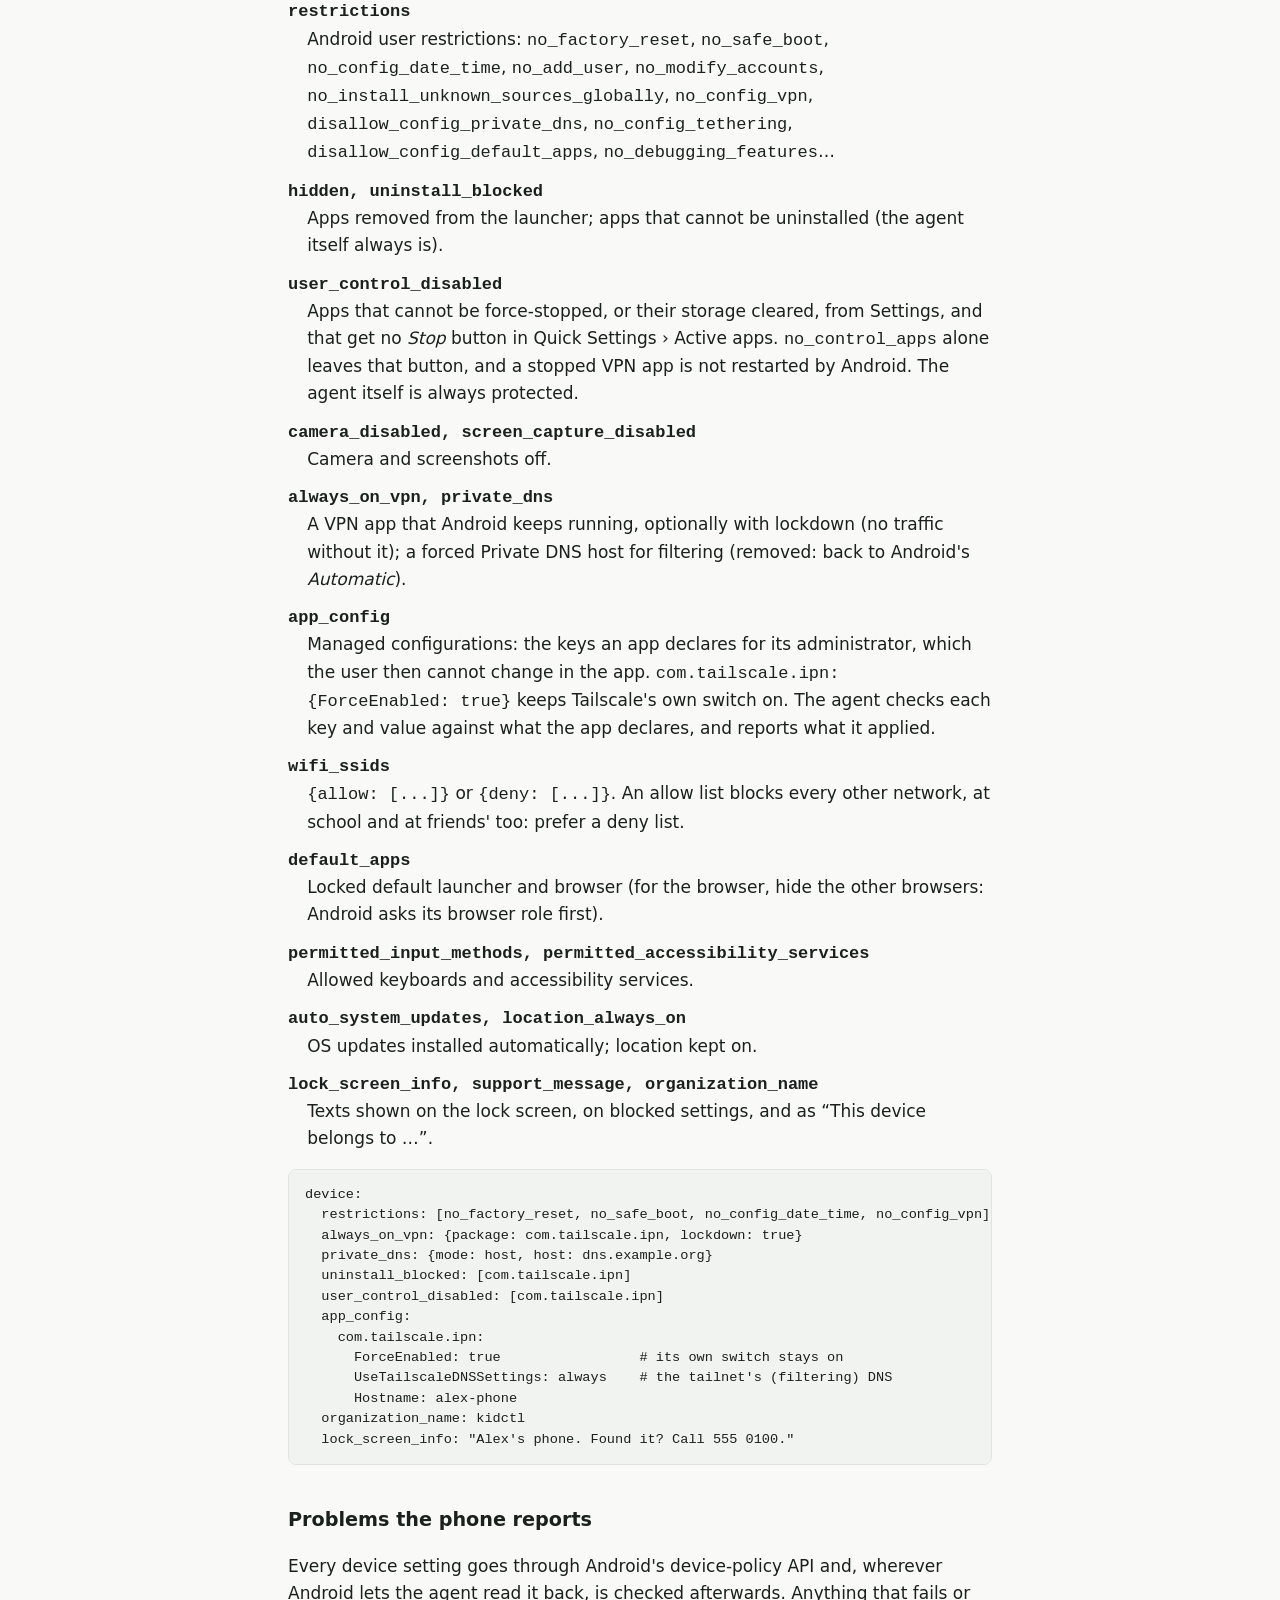
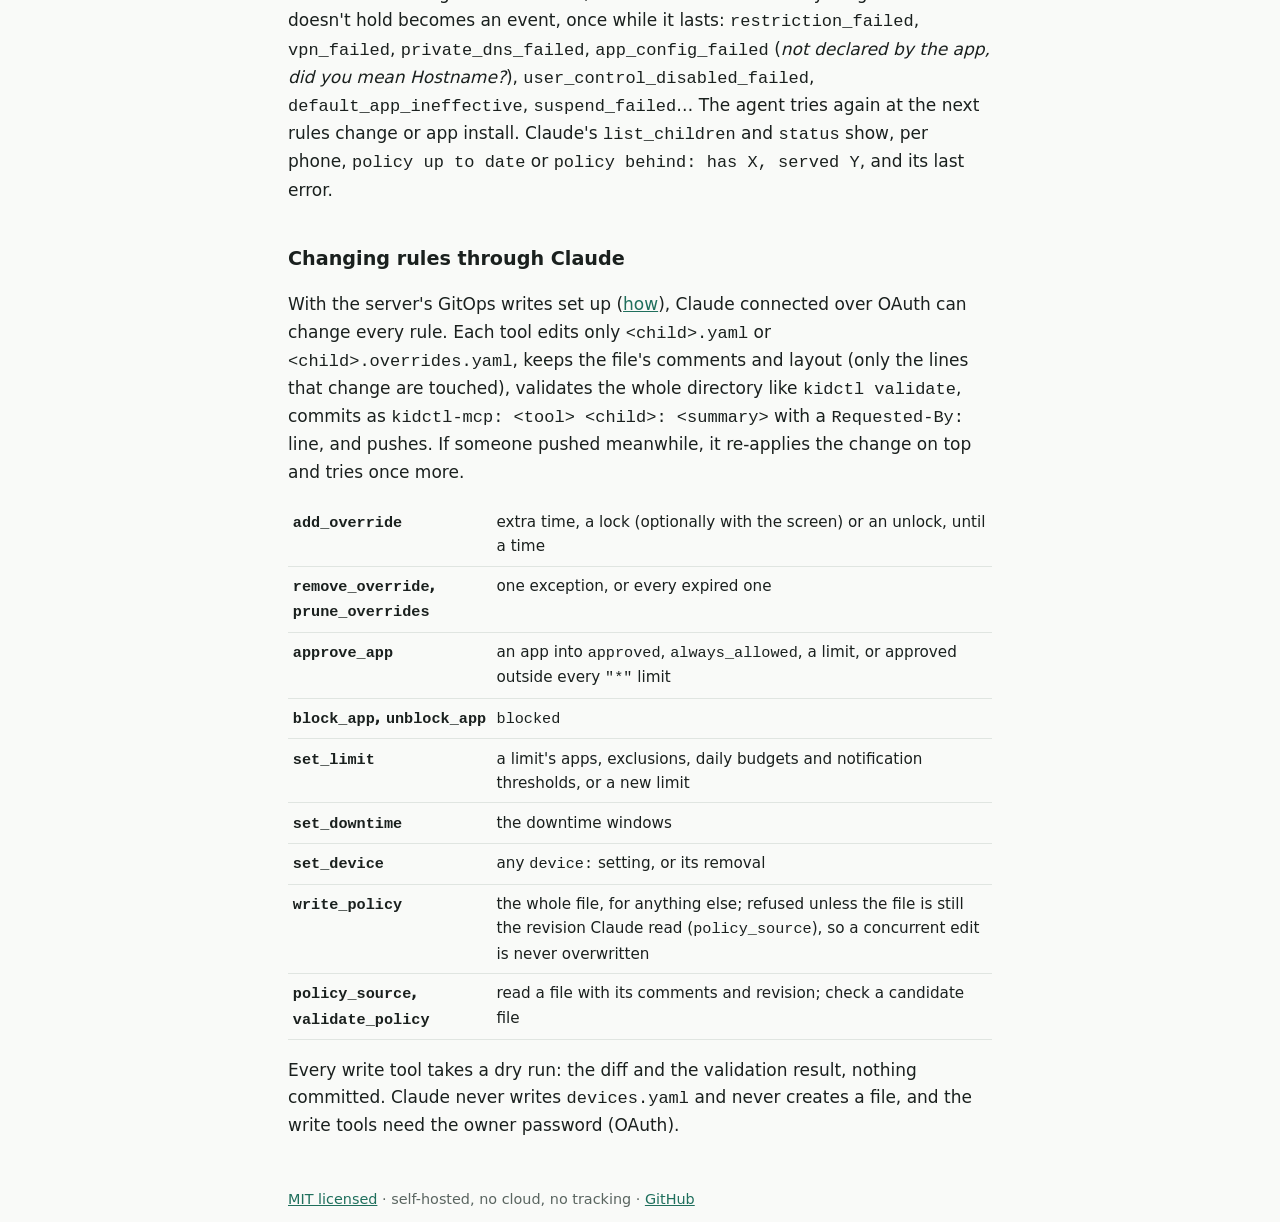
<file: policy.html>
<!doctype html>
<html lang="en">
<head>
<meta charset="utf-8">
<meta name="viewport" content="width=device-width, initial-scale=1">
<title>Rules · kidctl</title>
<meta name="description" content="Summary of kidctl's rule format: downtime, daily limits, approval, notifications, overrides, device controls, app configurations, and the MCP write tools Claude uses to change them.">
<link rel="icon" href="favicon.svg" type="image/svg+xml">
<link rel="stylesheet" href="style.css?v=2">
</head>
<body>
<main>
<header class="top"><a href="./" class="brand">kidctl</a><span><a href="start.html">Get started</a> <a href="policy.html">Rules</a> <a href="faq.html">FAQ</a> <a href="privacy.html">Privacy</a> <a href="https://github.com/kidctl" class="gh" aria-label="kidctl on GitHub"><svg viewBox="0 0 16 16" width="20" height="20" aria-hidden="true" fill="currentColor"><path d="M8 0C3.58 0 0 3.58 0 8c0 3.54 2.29 6.53 5.47 7.59.4.07.55-.17.55-.38 0-.19-.01-.82-.01-1.49-2.01.37-2.53-.49-2.69-.94-.09-.23-.48-.94-.82-1.13-.28-.15-.68-.52-.01-.53.63-.01 1.08.58 1.23.82.72 1.21 1.87.87 2.33.66.07-.52.28-.87.51-1.07-1.78-.2-3.64-.89-3.64-3.95 0-.87.31-1.59.82-2.15-.08-.2-.36-1.02.08-2.12 0 0 .67-.21 2.2.82.64-.18 1.32-.27 2-.27.68 0 1.36.09 2 .27 1.53-1.04 2.2-.82 2.2-.82.44 1.1.16 1.92.08 2.12.51.56.82 1.27.82 2.15 0 3.07-1.87 3.75-3.65 3.95.29.25.54.73.54 1.48 0 1.07-.01 1.93-.01 2.2 0 .21.15.46.55.38A8.013 8.013 0 0016 8c0-4.42-3.58-8-8-8z"/></svg></a></span></header>
<nav><a href="./">← kidctl</a> <a href="#files">Files</a> <a href="#child">Rules</a> <a href="#order">Evaluation</a> <a href="#notify">Notifications</a> <a href="#overrides">Overrides</a> <a href="#device">Device</a> <a href="#problems">Problems</a> <a href="#claude">Claude</a></nav>
<h1>Rules</h1>
<p class="lead">A summary of the format. The complete reference is <a href="https://github.com/kidctl/kidctl/blob/main/docs/POLICY.md">docs/POLICY.md</a>, and every Android control with its API is in <a href="https://github.com/kidctl/kidctl/blob/main/docs/CONTROLS.md">docs/CONTROLS.md</a>.</p>

<h2 id="files">Files</h2>
<table>
<tr><th><code>&lt;child&gt;.<wbr>yaml</code></th><td>The child's rules. The file name matches <code>child:</code>.</td></tr>
<tr><th><code>&lt;child&gt;.<wbr>overrides.<wbr>yaml</code></th><td>Temporary exceptions, each with an expiry (<code>overrides: []</code> when there are none; Claude needs the file to exist).</td></tr>
<tr><th><code>devices.<wbr>yaml</code></th><td>Phones allowed to sync, whose they are, and the hash of their token. Only you edit it, never Claude.</td></tr>
</table>
<p>Run <code>kidctl validate &lt;dir&gt;</code> (or ask Claude to) before pushing. The server refuses an invalid directory and keeps the previous rules.</p>

<h2 id="child">The child's rules</h2>
<dl>
<dt>child, timezone</dt><dd>Lowercase name, and an IANA time zone (<code>Europe/Paris</code>) that defines “today” and every clock time.</dd>
<dt>downtime</dt><dd>Windows when only always-allowed apps work: <code>{start: "21:00", end: "07:00"}</code>. They may cross midnight; <code>days</code> restricts a window to the days it starts; <code>lock_screen: true</code> also keeps the screen locked.</dd>
<dt>always_allowed</dt><dd>Never limited, usable during downtime: the phone app, maps, school apps.</dd>
<dt>blocked</dt><dd>Never usable.</dd>
<dt>approval, approved</dt><dd>With <code>approval: true</code>, an app the child installs stays paused until it is named in <code>approved</code>, <code>always_allowed</code> or a limit.</dd>
<dt>limits</dt><dd>Daily budgets for groups of apps. <code>apps: ["*"]</code> means every app not always-allowed or excluded. An app must have time left in <b>every</b> limit that matches it.</dd>
<dt>notify</dt><dd>Notifications for the child, off unless present: <code>notify: {}</code> turns them on with the defaults (see <a href="#notify">below</a>).</dd>
<dt>device</dt><dd>Settings of the phone itself (see <a href="#device">below</a>).</dd>
</dl>
<pre><code>limits:
  - name: games
    apps: [com.mojang.minecraftpe]
    daily: {weekdays: 45m, weekend: 2h}
  - name: video
    apps: [com.google.android.youtube]
    daily: {wed: 1h, default: 30m}     # 0 = blocked that day
    notify_at: [80]                    # this limit's own thresholds ([] = none)</code></pre>
<p>Durations: <code>1h30m</code>, <code>45m</code>, <code>2h</code>, <code>90s</code>, <code>0</code>. Day keys: <code>mon</code>…<code>sun</code>, <code>weekdays</code>, <code>weekend</code>, <code>default</code>; the most specific wins, and every day must end up with a value. Usage is foreground time since local midnight, summed over all the child's phones.</p>

<h2 id="order">Evaluation order</h2>
<p>For each app, about every 30 seconds, on the phone:</p>
<ol>
<li><code>blocked</code> → blocked</li>
<li><code>always_allowed</code> → allowed</li>
<li>approval on and the app named nowhere → blocked until approved</li>
<li>active <code>unlock</code> override → allowed</li>
<li>active <code>lock</code> override → blocked</li>
<li>inside downtime → blocked</li>
<li>any matching limit used up (plus extra time) → blocked</li>
<li>otherwise allowed</li>
</ol>
<p>A blocked app shows Android's “App paused” dialog. Never paused: the agent, the launcher, Settings, the phone app, emergency apps and the Play Store.</p>
<p>When a lock with <code>screen: true</code> or a <code>lock_screen</code> downtime applies, the screen itself locks, and locks again a second after every unlock; always-allowed apps are behind the lock screen too. The lock screen's <i>Emergency call</i> button still works (set a PIN on a child's phone), and an ongoing call is never cut off: the lock waits for the call to end.</p>

<h2 id="notify">Notifications</h2>
<pre><code>notify:
  quota_at: [50, 80, 95]   # % of each limit's budget (the default)
  before_downtime: 5m      # notice before downtime (default 5m, 0 = none)
  locale: en               # fr (the default) or en</code></pre>
<p>The child gets <i>“Games: 80% used. 9 min left today.”</i> and <i>“Downtime at 21:00. The phone pauses in 5 min.”</i> Each threshold notifies at most once per limit and day; extra time arms the thresholds above the new percentage again; nothing is notified while an unlock, a lock or downtime decides anyway. A limit's own <code>notify_at</code> replaces <code>quota_at</code> for it. Each notice is reported as an event, and Claude's <code>status</code> shows the thresholds reached today.</p>

<h2 id="overrides">Overrides</h2>
<pre><code>overrides:
  - {extra: 30m, limit: games, until: "2026-11-07T21:00", note: "homework done"}
  - {extra: 15m, until: "2026-11-05T21:00"}                  # every limit
  - {lock: true, until: "2026-11-04T18:30"}                  # homework
  - {lock: true, screen: true, until: "2026-11-04T21:00"}    # screen locked too
  - {unlock: true, from: "2026-12-31T18:00", until: "2027-01-01T01:00"}</code></pre>
<p><code>from</code> defaults to now; times are in the child's time zone (or RFC 3339; Claude also takes <code>+30m</code> from now). Expired entries are ignored; delete them when convenient, or ask Claude to prune them.</p>

<h2 id="device">Device controls</h2>
<p>The <code>device:</code> section is applied once per rules version; what depends on an app (its configuration, a default app) is applied again when that app is installed:</p>
<dl>
<dt>restrictions</dt><dd>Android user restrictions: <code>no_factory_reset</code>, <code>no_safe_boot</code>, <code>no_config_date_time</code>, <code>no_add_user</code>, <code>no_modify_accounts</code>, <code>no_install_unknown_sources_globally</code>, <code>no_config_vpn</code>, <code>disallow_config_private_dns</code>, <code>no_config_tethering</code>, <code>disallow_config_default_apps</code>, <code>no_debugging_features</code>…</dd>
<dt>hidden, uninstall_blocked</dt><dd>Apps removed from the launcher; apps that cannot be uninstalled (the agent itself always is).</dd>
<dt>user_control_disabled</dt><dd>Apps that cannot be force-stopped, or their storage cleared, from Settings, and that get no <i>Stop</i> button in Quick Settings › Active apps. <code>no_control_apps</code> alone leaves that button, and a stopped VPN app is not restarted by Android. The agent itself is always protected.</dd>
<dt>camera_disabled, screen_capture_disabled</dt><dd>Camera and screenshots off.</dd>
<dt>always_on_vpn, private_dns</dt><dd>A VPN app that Android keeps running, optionally with lockdown (no traffic without it); a forced Private DNS host for filtering (removed: back to Android's <i>Automatic</i>).</dd>
<dt>app_config</dt><dd>Managed configurations: the keys an app declares for its administrator, which the user then cannot change in the app. <code>com.tailscale.ipn: {ForceEnabled: true}</code> keeps Tailscale's own switch on. The agent checks each key and value against what the app declares, and reports what it applied.</dd>
<dt>wifi_ssids</dt><dd><code>{allow: [...]}</code> or <code>{deny: [...]}</code>. An allow list blocks every other network, at school and at friends' too: prefer a deny list.</dd>
<dt>default_apps</dt><dd>Locked default launcher and browser (for the browser, hide the other browsers: Android asks its browser role first).</dd>
<dt>permitted_input_methods, permitted_accessibility_services</dt><dd>Allowed keyboards and accessibility services.</dd>
<dt>auto_system_updates, location_always_on</dt><dd>OS updates installed automatically; location kept on.</dd>
<dt>lock_screen_info, support_message, organization_name</dt><dd>Texts shown on the lock screen, on blocked settings, and as “This device belongs to …”.</dd>
</dl>
<pre><code>device:
  restrictions: [no_factory_reset, no_safe_boot, no_config_date_time, no_config_vpn]
  always_on_vpn: {package: com.tailscale.ipn, lockdown: true}
  private_dns: {mode: host, host: dns.example.org}
  uninstall_blocked: [com.tailscale.ipn]
  user_control_disabled: [com.tailscale.ipn]
  app_config:
    com.tailscale.ipn:
      ForceEnabled: true                 # its own switch stays on
      UseTailscaleDNSSettings: always    # the tailnet's (filtering) DNS
      Hostname: alex-phone
  organization_name: kidctl
  lock_screen_info: "Alex's phone. Found it? Call 555 0100."</code></pre>

<h2 id="problems">Problems the phone reports</h2>
<p>Every device setting goes through Android's device-policy API and, wherever Android lets the agent read it back, is checked afterwards. Anything that fails or doesn't hold becomes an event, once while it lasts: <code>restriction_failed</code>, <code>vpn_failed</code>, <code>private_dns_failed</code>, <code>app_config_failed</code> (<i>not declared by the app, did you mean Hostname?</i>), <code>user_control_disabled_failed</code>, <code>default_app_ineffective</code>, <code>suspend_failed</code>… The agent tries again at the next rules change or app install. Claude's <code>list_children</code> and <code>status</code> show, per phone, <code>policy up to date</code> or <code>policy behind: has X, served Y</code>, and its last error.</p>

<h2 id="claude">Changing rules through Claude</h2>
<p>With the server's GitOps writes set up (<a href="start.html#writes">how</a>), Claude connected over OAuth can change every rule. Each tool edits only <code>&lt;child&gt;.yaml</code> or <code>&lt;child&gt;.overrides.yaml</code>, keeps the file's comments and layout (only the lines that change are touched), validates the whole directory like <code>kidctl validate</code>, commits as <code>kidctl-mcp: &lt;tool&gt; &lt;child&gt;: &lt;summary&gt;</code> with a <code>Requested-By:</code> line, and pushes. If someone pushed meanwhile, it re-applies the change on top and tries once more.</p>
<table>
<tr><th><code>add_<wbr>override</code></th><td>extra time, a lock (optionally with the screen) or an unlock, until a time</td></tr>
<tr><th><code>remove_<wbr>override</code>, <code>prune_<wbr>overrides</code></th><td>one exception, or every expired one</td></tr>
<tr><th><code>approve_<wbr>app</code></th><td>an app into <code>approved</code>, <code>always_allowed</code>, a limit, or approved outside every <code>"*"</code> limit</td></tr>
<tr><th><code>block_<wbr>app</code>, <code>unblock_<wbr>app</code></th><td><code>blocked</code></td></tr>
<tr><th><code>set_<wbr>limit</code></th><td>a limit's apps, exclusions, daily budgets and notification thresholds, or a new limit</td></tr>
<tr><th><code>set_<wbr>downtime</code></th><td>the downtime windows</td></tr>
<tr><th><code>set_<wbr>device</code></th><td>any <code>device:</code> setting, or its removal</td></tr>
<tr><th><code>write_<wbr>policy</code></th><td>the whole file, for anything else; refused unless the file is still the revision Claude read (<code>policy_source</code>), so a concurrent edit is never overwritten</td></tr>
<tr><th><code>policy_<wbr>source</code>, <code>validate_<wbr>policy</code></th><td>read a file with its comments and revision; check a candidate file</td></tr>
</table>
<p>Every write tool takes a dry run: the diff and the validation result, nothing committed. Claude never writes <code>devices.yaml</code> and never creates a file, and the write tools need the owner password (OAuth).</p>

<footer><a href="https://github.com/kidctl/kidctl/blob/main/LICENSE">MIT licensed</a> · self-hosted, no cloud, no tracking · <a href="https://github.com/kidctl">GitHub</a></footer>
</main>
</body>
</html>
</file>
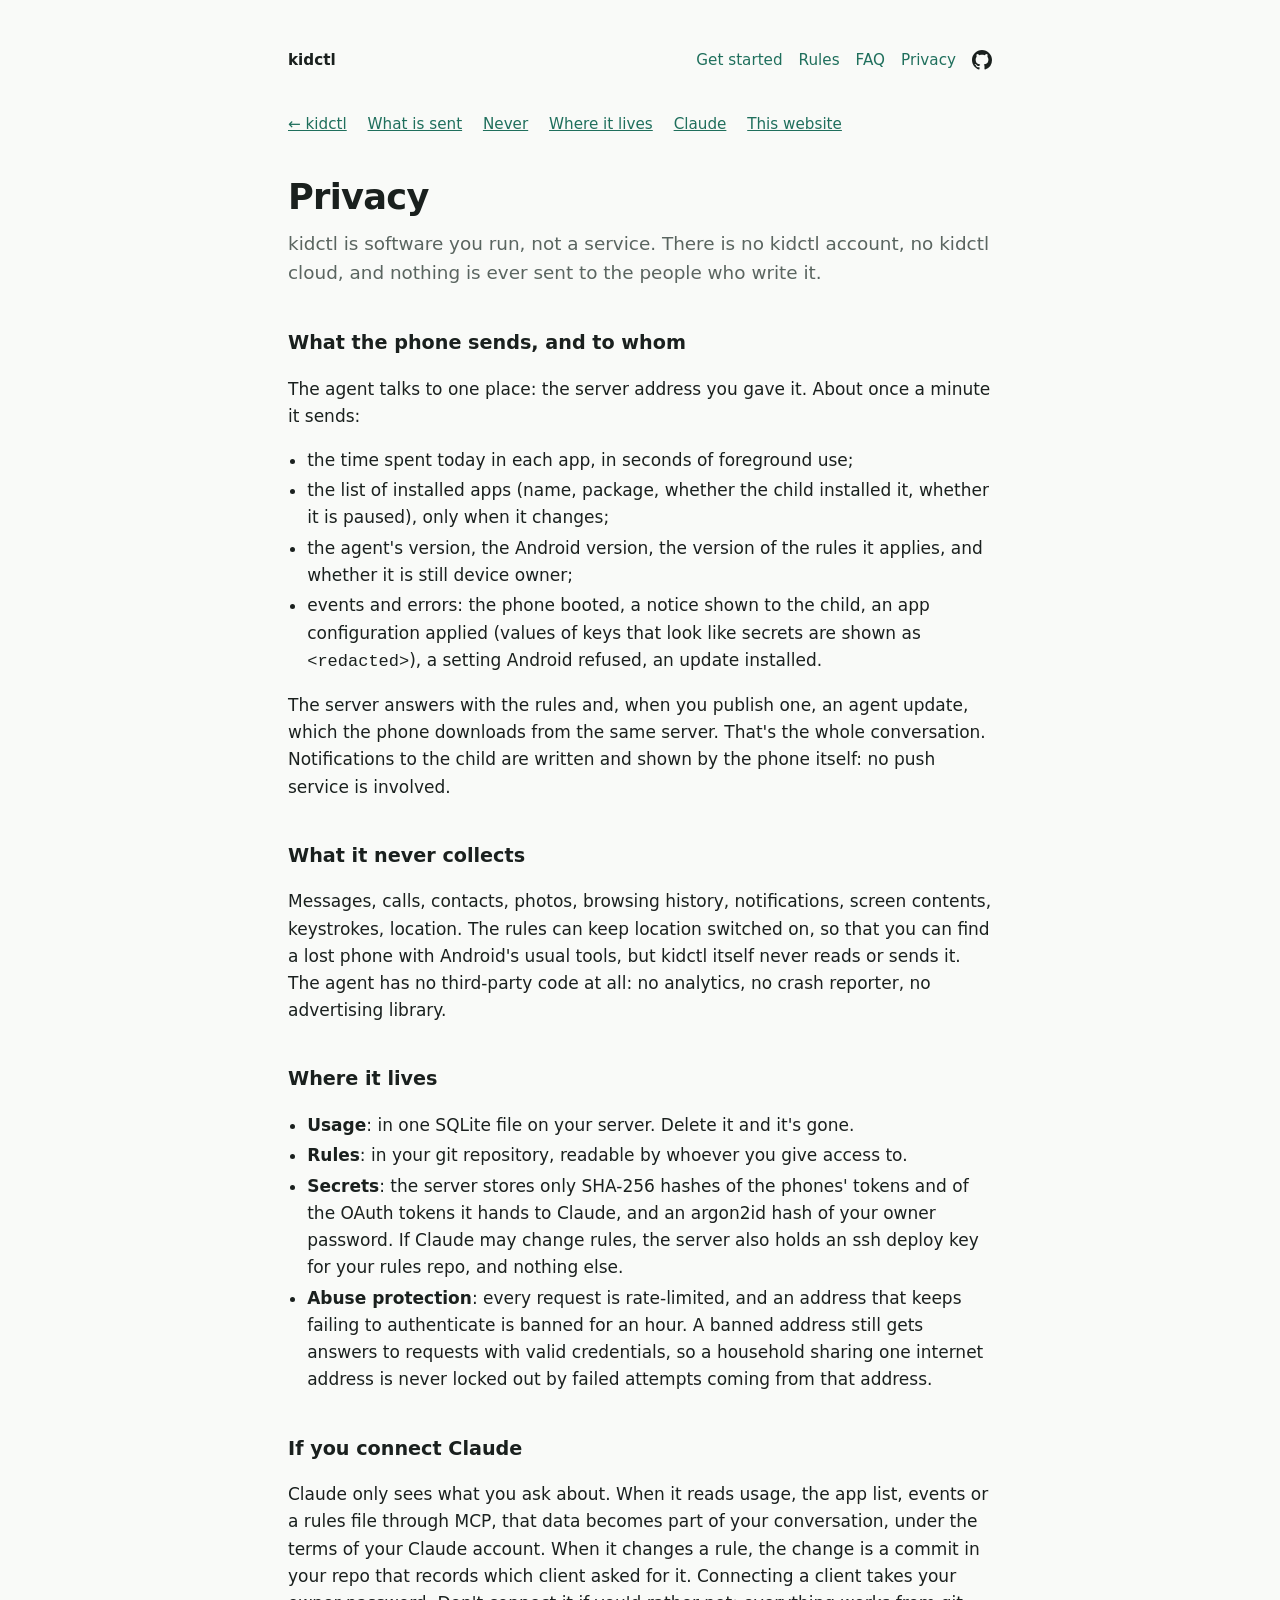
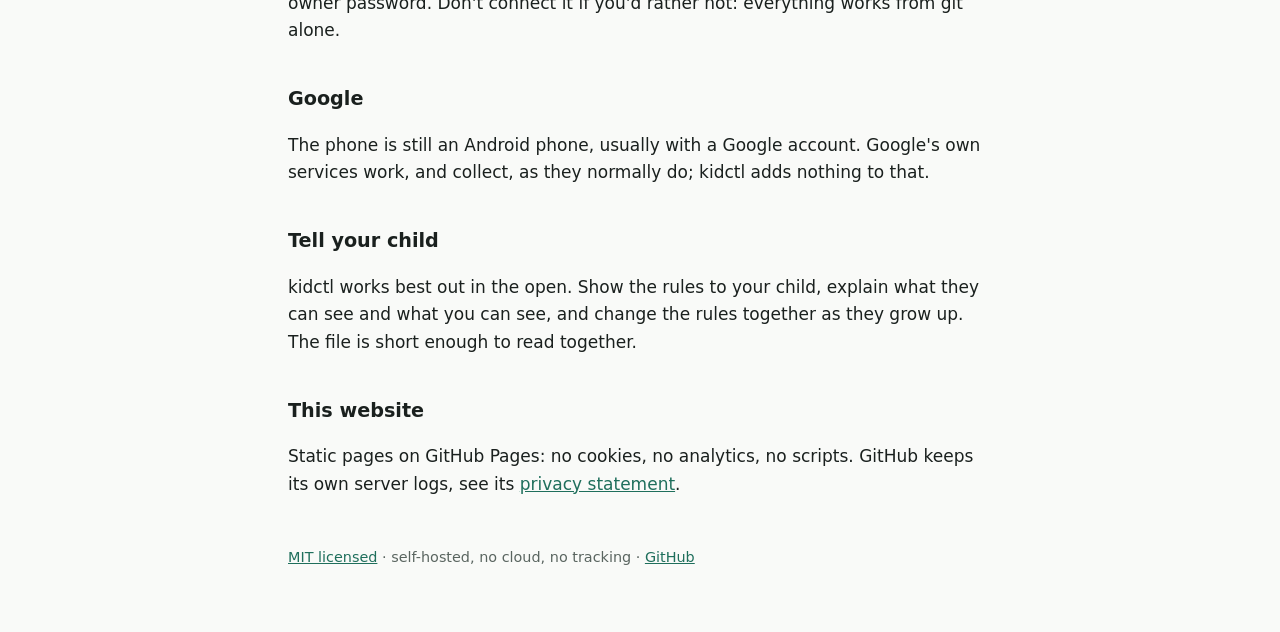
<file: privacy.html>
<!doctype html>
<html lang="en">
<head>
<meta charset="utf-8">
<meta name="viewport" content="width=device-width, initial-scale=1">
<title>Privacy · kidctl</title>
<meta name="description" content="What kidctl collects, where it is stored, and what it never touches. Self-hosted: nothing goes to us. What Claude sees and changes when you connect it.">
<link rel="icon" href="favicon.svg" type="image/svg+xml">
<link rel="stylesheet" href="style.css?v=2">
</head>
<body>
<main>
<header class="top"><a href="./" class="brand">kidctl</a><span><a href="start.html">Get started</a> <a href="policy.html">Rules</a> <a href="faq.html">FAQ</a> <a href="privacy.html">Privacy</a> <a href="https://github.com/kidctl" class="gh" aria-label="kidctl on GitHub"><svg viewBox="0 0 16 16" width="20" height="20" aria-hidden="true" fill="currentColor"><path d="M8 0C3.58 0 0 3.58 0 8c0 3.54 2.29 6.53 5.47 7.59.4.07.55-.17.55-.38 0-.19-.01-.82-.01-1.49-2.01.37-2.53-.49-2.69-.94-.09-.23-.48-.94-.82-1.13-.28-.15-.68-.52-.01-.53.63-.01 1.08.58 1.23.82.72 1.21 1.87.87 2.33.66.07-.52.28-.87.51-1.07-1.78-.2-3.64-.89-3.64-3.95 0-.87.31-1.59.82-2.15-.08-.2-.36-1.02.08-2.12 0 0 .67-.21 2.2.82.64-.18 1.32-.27 2-.27.68 0 1.36.09 2 .27 1.53-1.04 2.2-.82 2.2-.82.44 1.1.16 1.92.08 2.12.51.56.82 1.27.82 2.15 0 3.07-1.87 3.75-3.65 3.95.29.25.54.73.54 1.48 0 1.07-.01 1.93-.01 2.2 0 .21.15.46.55.38A8.013 8.013 0 0016 8c0-4.42-3.58-8-8-8z"/></svg></a></span></header>
<nav><a href="./">← kidctl</a> <a href="#sent">What is sent</a> <a href="#never">Never</a> <a href="#where">Where it lives</a> <a href="#claude">Claude</a> <a href="#site">This website</a></nav>
<h1>Privacy</h1>
<p class="lead">kidctl is software you run, not a service. There is no kidctl account, no kidctl cloud, and nothing is ever sent to the people who write it.</p>

<h2 id="sent">What the phone sends, and to whom</h2>
<p>The agent talks to one place: the server address you gave it. About once a minute it sends:</p>
<ul>
<li>the time spent today in each app, in seconds of foreground use;</li>
<li>the list of installed apps (name, package, whether the child installed it, whether it is paused), only when it changes;</li>
<li>the agent's version, the Android version, the version of the rules it applies, and whether it is still device owner;</li>
<li>events and errors: the phone booted, a notice shown to the child, an app configuration applied (values of keys that look like secrets are shown as <code>&lt;redacted&gt;</code>), a setting Android refused, an update installed.</li>
</ul>
<p>The server answers with the rules and, when you publish one, an agent update, which the phone downloads from the same server. That's the whole conversation. Notifications to the child are written and shown by the phone itself: no push service is involved.</p>

<h2 id="never">What it never collects</h2>
<p>Messages, calls, contacts, photos, browsing history, notifications, screen contents, keystrokes, location. The rules can keep location switched on, so that you can find a lost phone with Android's usual tools, but kidctl itself never reads or sends it. The agent has no third-party code at all: no analytics, no crash reporter, no advertising library.</p>

<h2 id="where">Where it lives</h2>
<ul>
<li><b>Usage</b>: in one SQLite file on your server. Delete it and it's gone.</li>
<li><b>Rules</b>: in your git repository, readable by whoever you give access to.</li>
<li><b>Secrets</b>: the server stores only SHA-256 hashes of the phones' tokens and of the OAuth tokens it hands to Claude, and an argon2id hash of your owner password. If Claude may change rules, the server also holds an ssh deploy key for your rules repo, and nothing else.</li>
<li><b>Abuse protection</b>: every request is rate-limited, and an address that keeps failing to authenticate is banned for an hour. A banned address still gets answers to requests with valid credentials, so a household sharing one internet address is never locked out by failed attempts coming from that address.</li>
</ul>

<h2 id="claude">If you connect Claude</h2>
<p>Claude only sees what you ask about. When it reads usage, the app list, events or a rules file through MCP, that data becomes part of your conversation, under the terms of your Claude account. When it changes a rule, the change is a commit in your repo that records which client asked for it. Connecting a client takes your owner password. Don't connect it if you'd rather not: everything works from git alone.</p>

<h2>Google</h2>
<p>The phone is still an Android phone, usually with a Google account. Google's own services work, and collect, as they normally do; kidctl adds nothing to that.</p>

<h2>Tell your child</h2>
<p>kidctl works best out in the open. Show the rules to your child, explain what they can see and what you can see, and change the rules together as they grow up. The file is short enough to read together.</p>

<h2 id="site">This website</h2>
<p>Static pages on GitHub Pages: no cookies, no analytics, no scripts. GitHub keeps its own server logs, see its <a href="https://docs.github.com/site-policy/privacy-policies/github-general-privacy-statement">privacy statement</a>.</p>

<footer><a href="https://github.com/kidctl/kidctl/blob/main/LICENSE">MIT licensed</a> · self-hosted, no cloud, no tracking · <a href="https://github.com/kidctl">GitHub</a></footer>
</main>
</body>
</html>
</file>
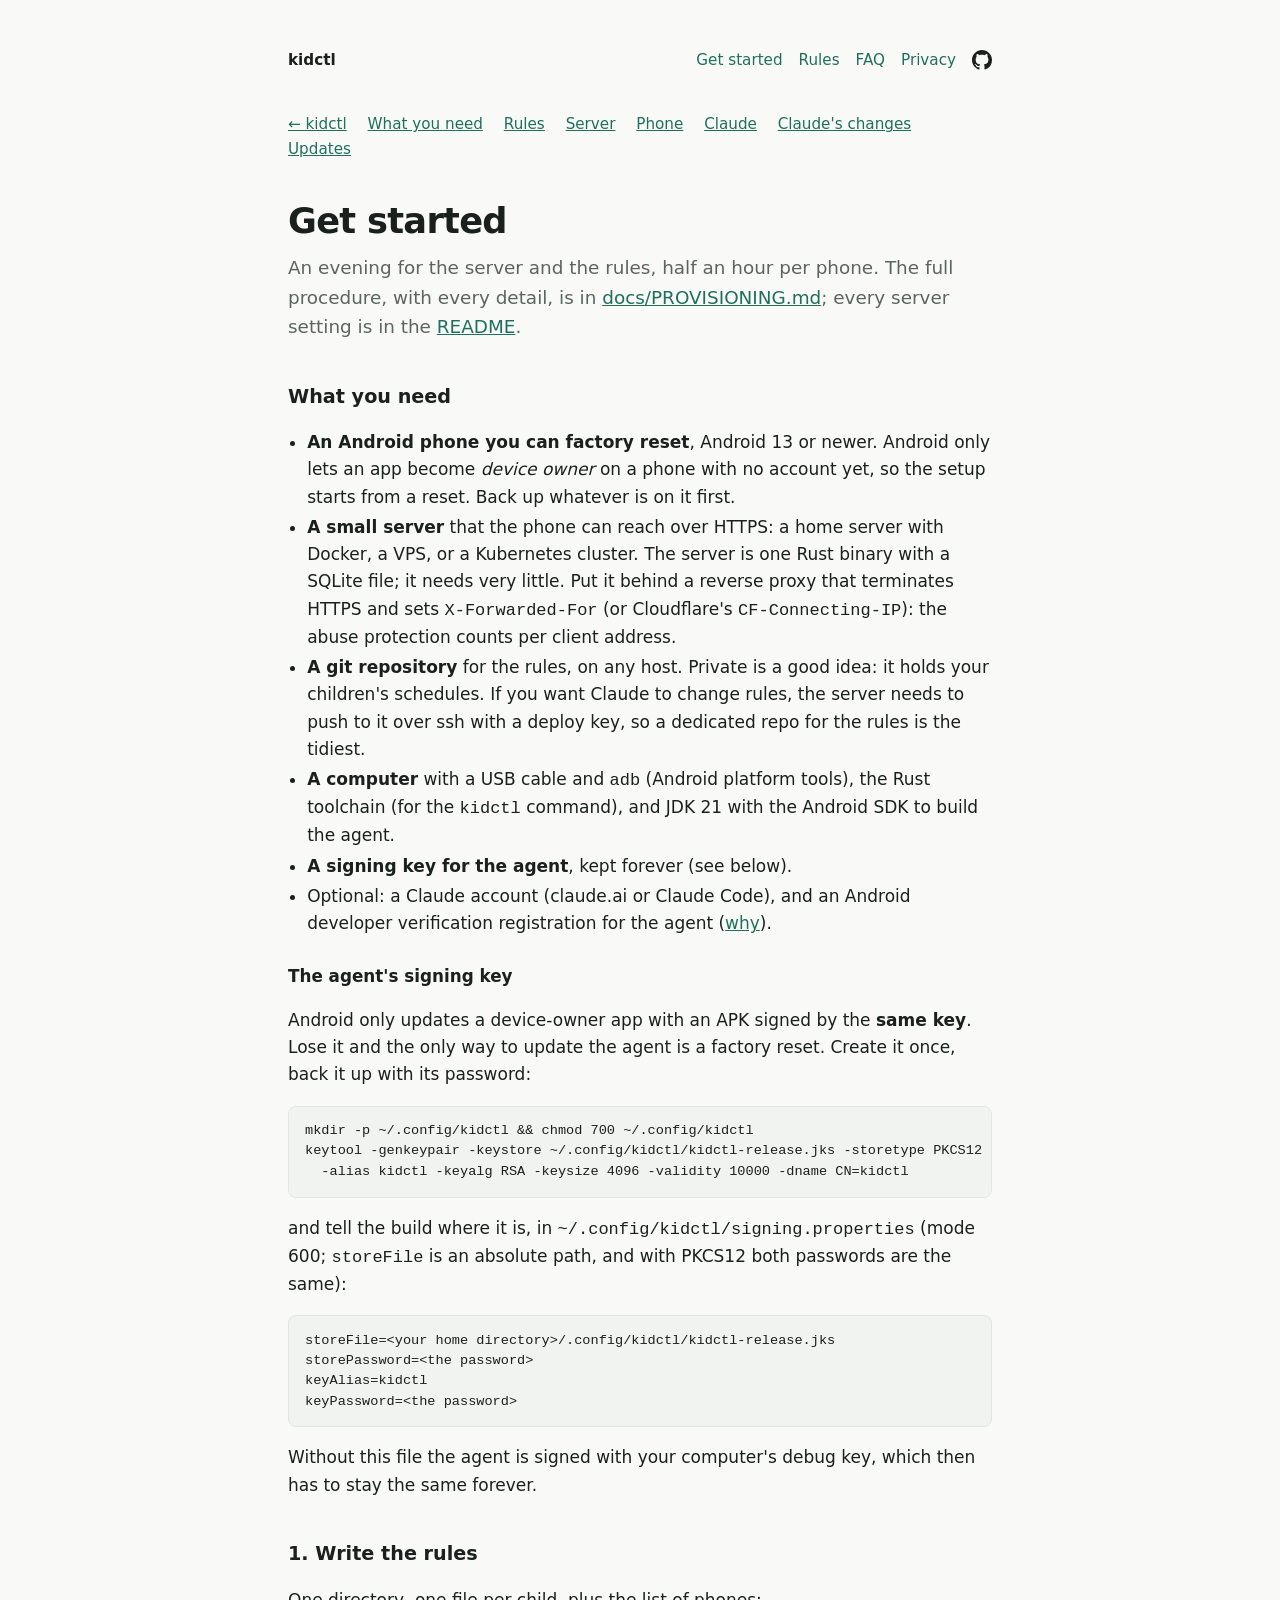
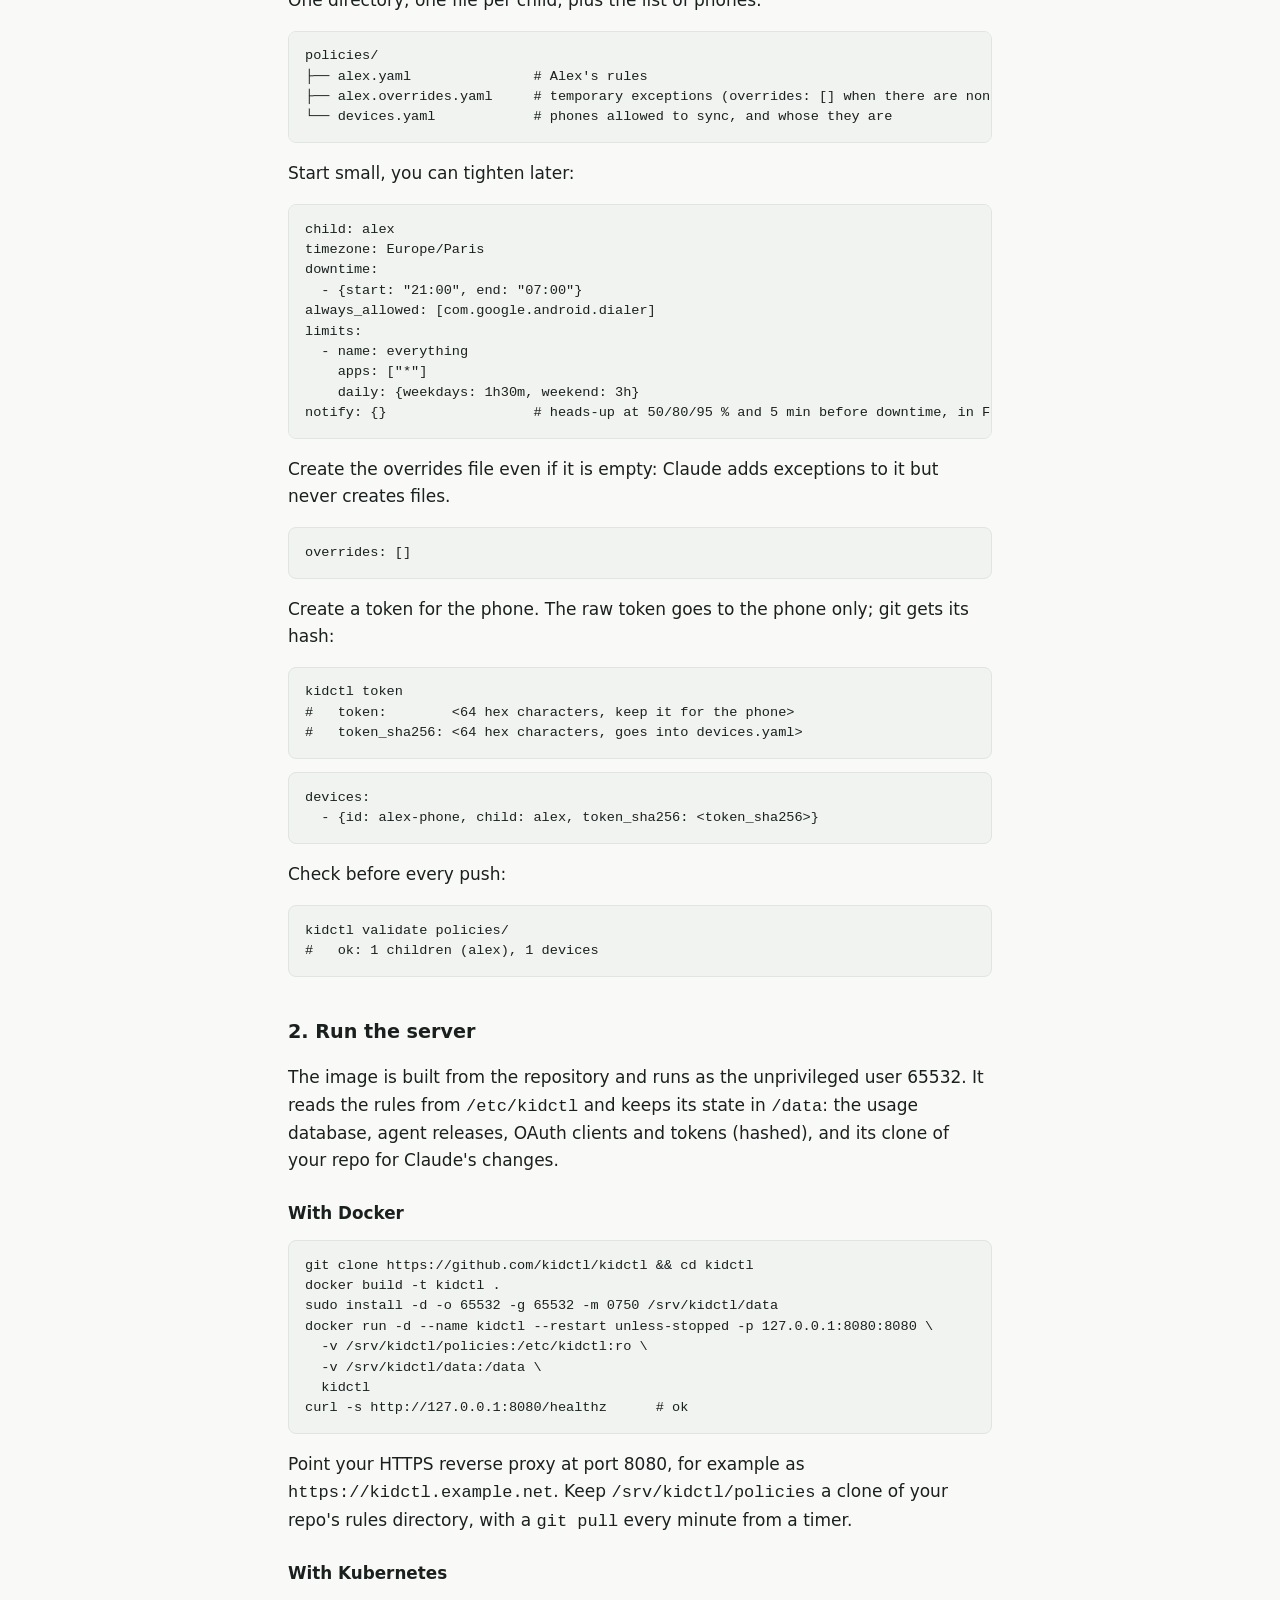
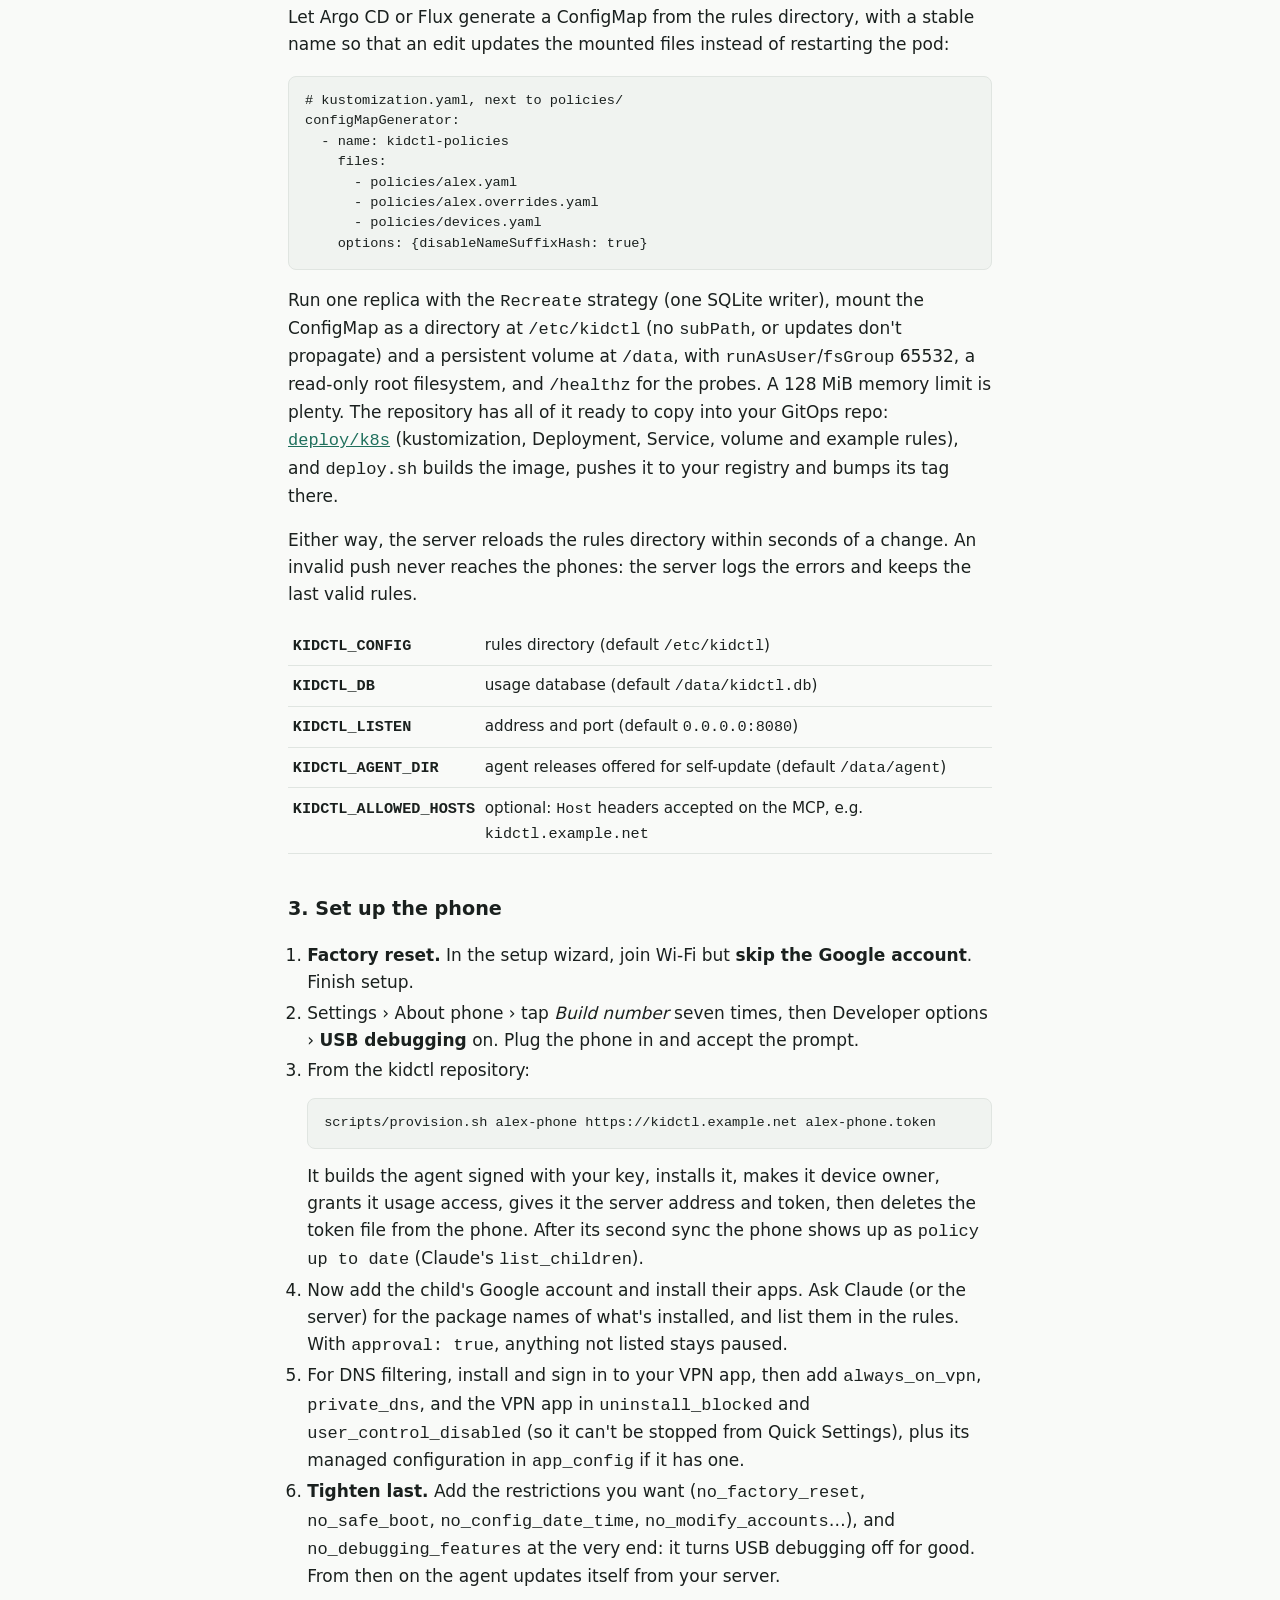
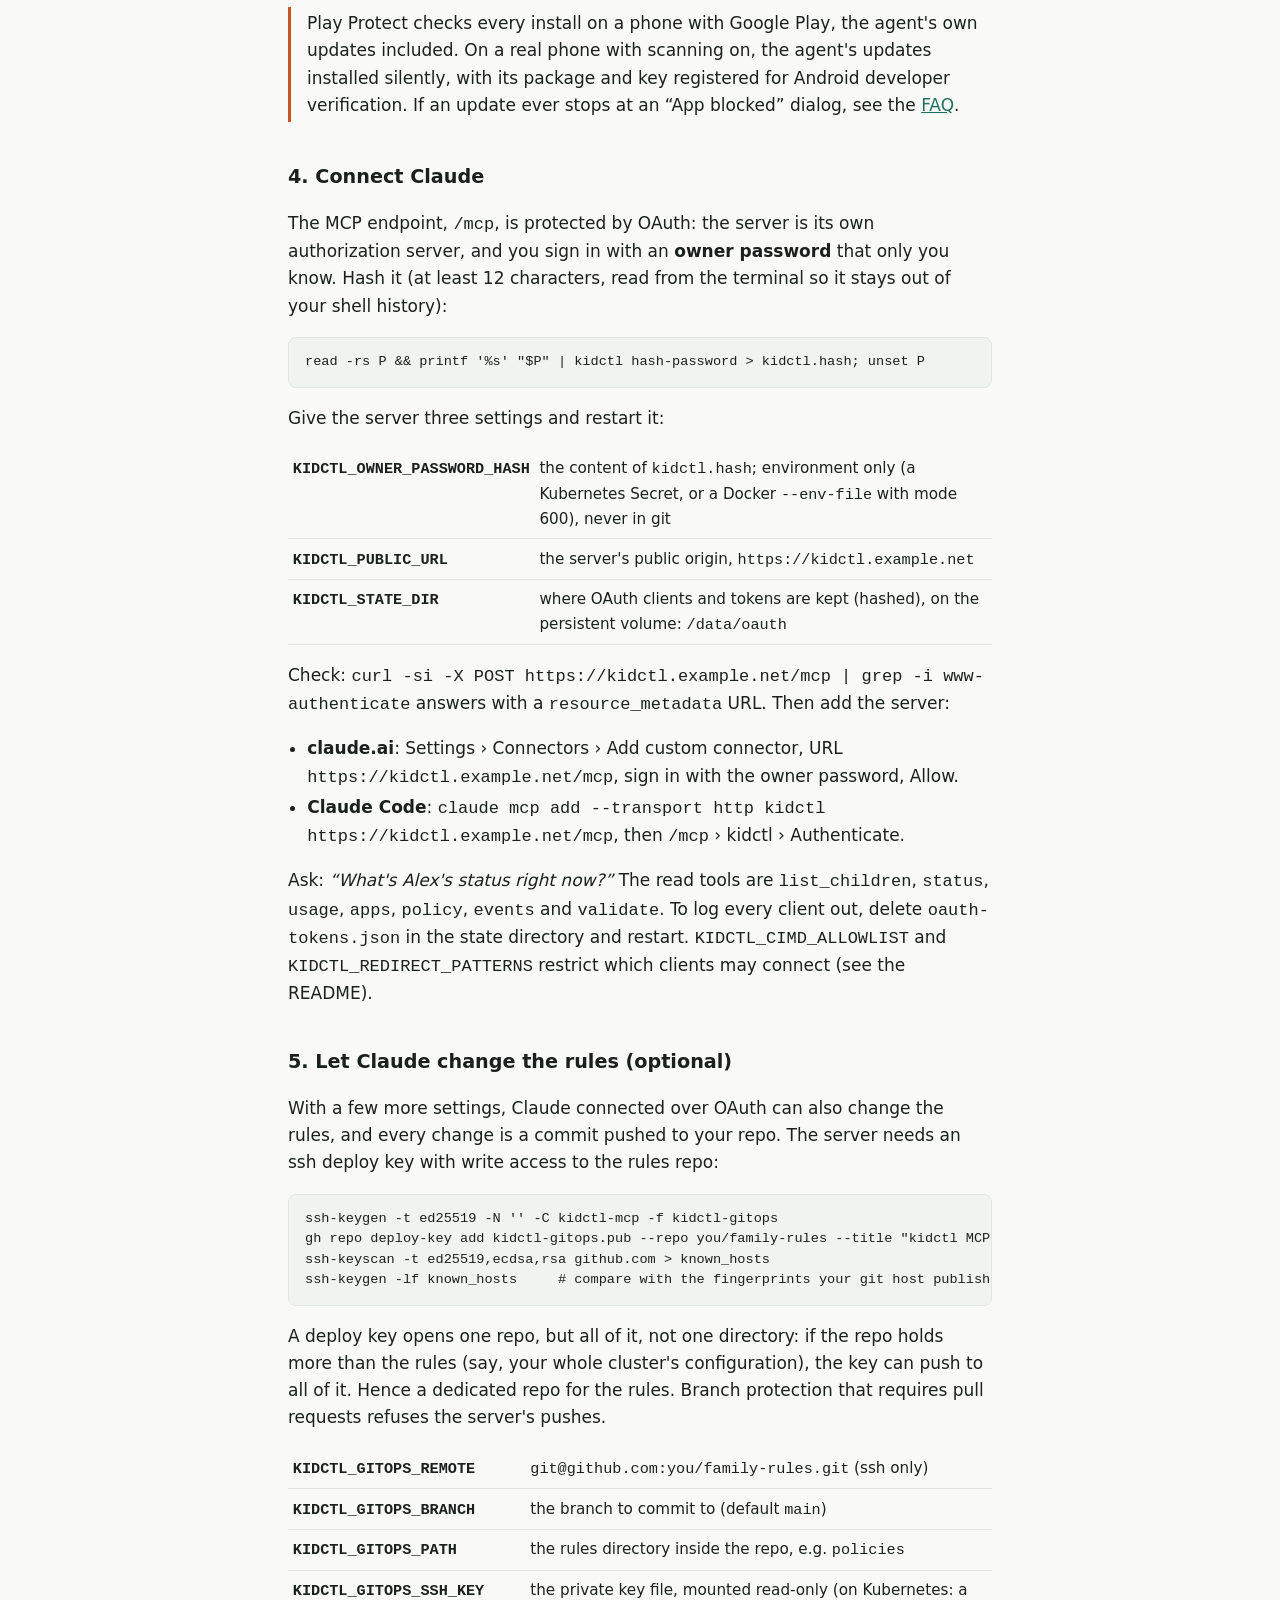
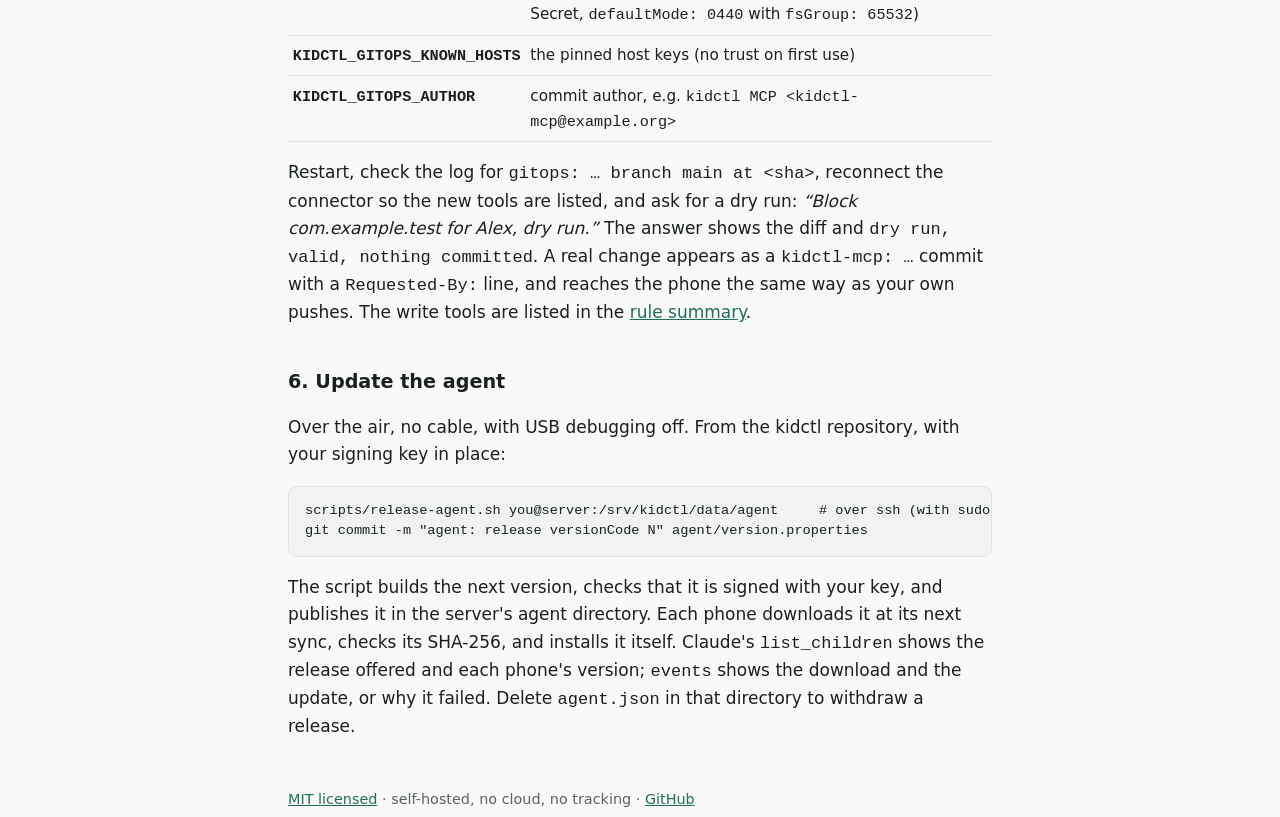
<file: start.html>
<!doctype html>
<html lang="en">
<head>
<meta charset="utf-8">
<meta name="viewport" content="width=device-width, initial-scale=1">
<title>Get started · kidctl</title>
<meta name="description" content="What you need and the steps to set up kidctl: a rules repo, the server on Docker or Kubernetes, a phone provisioned as device owner, Claude over OAuth, and a deploy key for Claude's changes.">
<link rel="icon" href="favicon.svg" type="image/svg+xml">
<link rel="stylesheet" href="style.css?v=2">
</head>
<body>
<main>
<header class="top"><a href="./" class="brand">kidctl</a><span><a href="start.html">Get started</a> <a href="policy.html">Rules</a> <a href="faq.html">FAQ</a> <a href="privacy.html">Privacy</a> <a href="https://github.com/kidctl" class="gh" aria-label="kidctl on GitHub"><svg viewBox="0 0 16 16" width="20" height="20" aria-hidden="true" fill="currentColor"><path d="M8 0C3.58 0 0 3.58 0 8c0 3.54 2.29 6.53 5.47 7.59.4.07.55-.17.55-.38 0-.19-.01-.82-.01-1.49-2.01.37-2.53-.49-2.69-.94-.09-.23-.48-.94-.82-1.13-.28-.15-.68-.52-.01-.53.63-.01 1.08.58 1.23.82.72 1.21 1.87.87 2.33.66.07-.52.28-.87.51-1.07-1.78-.2-3.64-.89-3.64-3.95 0-.87.31-1.59.82-2.15-.08-.2-.36-1.02.08-2.12 0 0 .67-.21 2.2.82.64-.18 1.32-.27 2-.27.68 0 1.36.09 2 .27 1.53-1.04 2.2-.82 2.2-.82.44 1.1.16 1.92.08 2.12.51.56.82 1.27.82 2.15 0 3.07-1.87 3.75-3.65 3.95.29.25.54.73.54 1.48 0 1.07-.01 1.93-.01 2.2 0 .21.15.46.55.38A8.013 8.013 0 0016 8c0-4.42-3.58-8-8-8z"/></svg></a></span></header>
<nav><a href="./">← kidctl</a> <a href="#need">What you need</a> <a href="#rules">Rules</a> <a href="#server">Server</a> <a href="#phone">Phone</a> <a href="#claude">Claude</a> <a href="#writes">Claude's changes</a> <a href="#updates">Updates</a></nav>
<h1>Get started</h1>
<p class="lead">An evening for the server and the rules, half an hour per phone. The full procedure, with every detail, is in <a href="https://github.com/kidctl/kidctl/blob/main/docs/PROVISIONING.md">docs/PROVISIONING.md</a>; every server setting is in the <a href="https://github.com/kidctl/kidctl/blob/main/README.md">README</a>.</p>

<h2 id="need">What you need</h2>
<ul>
<li><b>An Android phone you can factory reset</b>, Android 13 or newer. Android only lets an app become <i>device owner</i> on a phone with no account yet, so the setup starts from a reset. Back up whatever is on it first.</li>
<li><b>A small server</b> that the phone can reach over HTTPS: a home server with Docker, a VPS, or a Kubernetes cluster. The server is one Rust binary with a SQLite file; it needs very little. Put it behind a reverse proxy that terminates HTTPS and sets <code>X-Forwarded-For</code> (or Cloudflare's <code>CF-Connecting-IP</code>): the abuse protection counts per client address.</li>
<li><b>A git repository</b> for the rules, on any host. Private is a good idea: it holds your children's schedules. If you want Claude to change rules, the server needs to push to it over ssh with a deploy key, so a dedicated repo for the rules is the tidiest.</li>
<li><b>A computer</b> with a USB cable and <code>adb</code> (Android platform tools), the Rust toolchain (for the <code>kidctl</code> command), and JDK 21 with the Android SDK to build the agent.</li>
<li><b>A signing key for the agent</b>, kept forever (see below).</li>
<li>Optional: a Claude account (claude.ai or Claude Code), and an Android developer verification registration for the agent (<a href="faq.html#play-protect">why</a>).</li>
</ul>

<h3>The agent's signing key</h3>
<p>Android only updates a device-owner app with an APK signed by the <b>same key</b>. Lose it and the only way to update the agent is a factory reset. Create it once, back it up with its password:</p>
<pre><code>mkdir -p ~/.config/kidctl &amp;&amp; chmod 700 ~/.config/kidctl
keytool -genkeypair -keystore ~/.config/kidctl/kidctl-release.jks -storetype PKCS12 \
  -alias kidctl -keyalg RSA -keysize 4096 -validity 10000 -dname CN=kidctl</code></pre>
<p>and tell the build where it is, in <code>~/.config/kidctl/signing.properties</code> (mode 600; <code>storeFile</code> is an absolute path, and with PKCS12 both passwords are the same):</p>
<pre><code>storeFile=&lt;your home directory&gt;/.config/kidctl/kidctl-release.jks
storePassword=&lt;the password&gt;
keyAlias=kidctl
keyPassword=&lt;the password&gt;</code></pre>
<p>Without this file the agent is signed with your computer's debug key, which then has to stay the same forever.</p>

<h2 id="rules">1. Write the rules</h2>
<p>One directory, one file per child, plus the list of phones:</p>
<pre><code>policies/
├── alex.yaml               # Alex's rules
├── alex.overrides.yaml     # temporary exceptions (overrides: [] when there are none)
└── devices.yaml            # phones allowed to sync, and whose they are</code></pre>
<p>Start small, you can tighten later:</p>
<pre><code>child: alex
timezone: Europe/Paris
downtime:
  - {start: "21:00", end: "07:00"}
always_allowed: [com.google.android.dialer]
limits:
  - name: everything
    apps: ["*"]
    daily: {weekdays: 1h30m, weekend: 3h}
notify: {}                  # heads-up at 50/80/95 % and 5 min before downtime, in French; locale: en for English</code></pre>
<p>Create the overrides file even if it is empty: Claude adds exceptions to it but never creates files.</p>
<pre><code>overrides: []</code></pre>
<p>Create a token for the phone. The raw token goes to the phone only; git gets its hash:</p>
<pre><code>kidctl token
#   token:        &lt;64 hex characters, keep it for the phone&gt;
#   token_sha256: &lt;64 hex characters, goes into devices.yaml&gt;</code></pre>
<pre><code>devices:
  - {id: alex-phone, child: alex, token_sha256: &lt;token_sha256&gt;}</code></pre>
<p>Check before every push:</p>
<pre><code>kidctl validate policies/
#   ok: 1 children (alex), 1 devices</code></pre>

<h2 id="server">2. Run the server</h2>
<p>The image is built from the repository and runs as the unprivileged user 65532. It reads the rules from <code>/etc/kidctl</code> and keeps its state in <code>/data</code>: the usage database, agent releases, OAuth clients and tokens (hashed), and its clone of your repo for Claude's changes.</p>

<h3>With Docker</h3>
<pre><code>git clone https://github.com/kidctl/kidctl &amp;&amp; cd kidctl
docker build -t kidctl .
sudo install -d -o 65532 -g 65532 -m 0750 /srv/kidctl/data
docker run -d --name kidctl --restart unless-stopped -p 127.0.0.1:8080:8080 \
  -v /srv/kidctl/policies:/etc/kidctl:ro \
  -v /srv/kidctl/data:/data \
  kidctl
curl -s http://127.0.0.1:8080/healthz      # ok</code></pre>
<p>Point your HTTPS reverse proxy at port 8080, for example as <code>https://kidctl.example.net</code>. Keep <code>/srv/kidctl/policies</code> a clone of your repo's rules directory, with a <code>git pull</code> every minute from a timer.</p>

<h3>With Kubernetes</h3>
<p>Let Argo CD or Flux generate a ConfigMap from the rules directory, with a stable name so that an edit updates the mounted files instead of restarting the pod:</p>
<pre><code># kustomization.yaml, next to policies/
configMapGenerator:
  - name: kidctl-policies
    files:
      - policies/alex.yaml
      - policies/alex.overrides.yaml
      - policies/devices.yaml
    options: {disableNameSuffixHash: true}</code></pre>
<p>Run one replica with the <code>Recreate</code> strategy (one SQLite writer), mount the ConfigMap as a directory at <code>/etc/kidctl</code> (no <code>subPath</code>, or updates don't propagate) and a persistent volume at <code>/data</code>, with <code>runAsUser</code>/<code>fsGroup</code> 65532, a read-only root filesystem, and <code>/healthz</code> for the probes. A 128 MiB memory limit is plenty. The repository has all of it ready to copy into your GitOps repo: <a href="https://github.com/kidctl/kidctl/tree/main/deploy/k8s"><code>deploy/k8s</code></a> (kustomization, Deployment, Service, volume and example rules), and <code>deploy.sh</code> builds the image, pushes it to your registry and bumps its tag there.</p>

<p>Either way, the server reloads the rules directory within seconds of a change. An invalid push never reaches the phones: the server logs the errors and keeps the last valid rules.</p>
<table>
<tr><th><code>KIDCTL_<wbr>CONFIG</code></th><td>rules directory (default <code>/etc/kidctl</code>)</td></tr>
<tr><th><code>KIDCTL_<wbr>DB</code></th><td>usage database (default <code>/data/kidctl.db</code>)</td></tr>
<tr><th><code>KIDCTL_<wbr>LISTEN</code></th><td>address and port (default <code>0.0.0.0:8080</code>)</td></tr>
<tr><th><code>KIDCTL_<wbr>AGENT_<wbr>DIR</code></th><td>agent releases offered for self-update (default <code>/data/agent</code>)</td></tr>
<tr><th><code>KIDCTL_<wbr>ALLOWED_<wbr>HOSTS</code></th><td>optional: <code>Host</code> headers accepted on the MCP, e.g. <code>kidctl.example.net</code></td></tr>
</table>

<h2 id="phone">3. Set up the phone</h2>
<ol>
<li><b>Factory reset.</b> In the setup wizard, join Wi-Fi but <b>skip the Google account</b>. Finish setup.</li>
<li>Settings › About phone › tap <i>Build number</i> seven times, then Developer options › <b>USB debugging</b> on. Plug the phone in and accept the prompt.</li>
<li>From the kidctl repository:
<pre><code>scripts/provision.sh alex-phone https://kidctl.example.net alex-phone.token</code></pre>
It builds the agent signed with your key, installs it, makes it device owner, grants it usage access, gives it the server address and token, then deletes the token file from the phone. After its second sync the phone shows up as <code>policy up to date</code> (Claude's <code>list_children</code>).</li>
<li>Now add the child's Google account and install their apps. Ask Claude (or the server) for the package names of what's installed, and list them in the rules. With <code>approval: true</code>, anything not listed stays paused.</li>
<li>For DNS filtering, install and sign in to your VPN app, then add <code>always_on_vpn</code>, <code>private_dns</code>, and the VPN app in <code>uninstall_blocked</code> and <code>user_control_disabled</code> (so it can't be stopped from Quick Settings), plus its managed configuration in <code>app_config</code> if it has one.</li>
<li><b>Tighten last.</b> Add the restrictions you want (<code>no_factory_reset</code>, <code>no_safe_boot</code>, <code>no_config_date_time</code>, <code>no_modify_accounts</code>…), and <code>no_debugging_features</code> at the very end: it turns USB debugging off for good. From then on the agent updates itself from your server.</li>
</ol>
<p class="note">Play Protect checks every install on a phone with Google Play, the agent's own updates included. On a real phone with scanning on, the agent's updates installed silently, with its package and key registered for Android developer verification. If an update ever stops at an “App blocked” dialog, see the <a href="faq.html#play-protect">FAQ</a>.</p>

<h2 id="claude">4. Connect Claude</h2>
<p>The MCP endpoint, <code>/mcp</code>, is protected by OAuth: the server is its own authorization server, and you sign in with an <b>owner password</b> that only you know. Hash it (at least 12 characters, read from the terminal so it stays out of your shell history):</p>
<pre><code>read -rs P &amp;&amp; printf '%s' "$P" | kidctl hash-password &gt; kidctl.hash; unset P</code></pre>
<p>Give the server three settings and restart it:</p>
<table>
<tr><th><code>KIDCTL_<wbr>OWNER_<wbr>PASSWORD_<wbr>HASH</code></th><td>the content of <code>kidctl.hash</code>; environment only (a Kubernetes Secret, or a Docker <code>--env-file</code> with mode 600), never in git</td></tr>
<tr><th><code>KIDCTL_<wbr>PUBLIC_<wbr>URL</code></th><td>the server's public origin, <code>https://kidctl.example.net</code></td></tr>
<tr><th><code>KIDCTL_<wbr>STATE_<wbr>DIR</code></th><td>where OAuth clients and tokens are kept (hashed), on the persistent volume: <code>/data/oauth</code></td></tr>
</table>
<p>Check: <code>curl -si -X POST https://kidctl.example.net/mcp | grep -i www-authenticate</code> answers with a <code>resource_metadata</code> URL. Then add the server:</p>
<ul>
<li><b>claude.ai</b>: Settings › Connectors › Add custom connector, URL <code>https://kidctl.example.net/mcp</code>, sign in with the owner password, Allow.</li>
<li><b>Claude Code</b>: <code>claude mcp add --transport http kidctl https://kidctl.example.net/mcp</code>, then <code>/mcp</code> › kidctl › Authenticate.</li>
</ul>
<p>Ask: <i>“What's Alex's status right now?”</i> The read tools are <code>list_children</code>, <code>status</code>, <code>usage</code>, <code>apps</code>, <code>policy</code>, <code>events</code> and <code>validate</code>. To log every client out, delete <code>oauth-tokens.json</code> in the state directory and restart. <code>KIDCTL_CIMD_ALLOWLIST</code> and <code>KIDCTL_REDIRECT_PATTERNS</code> restrict which clients may connect (see the README).</p>

<h2 id="writes">5. Let Claude change the rules (optional)</h2>
<p>With a few more settings, Claude connected over OAuth can also change the rules, and every change is a commit pushed to your repo. The server needs an ssh deploy key with write access to the rules repo:</p>
<pre><code>ssh-keygen -t ed25519 -N '' -C kidctl-mcp -f kidctl-gitops
gh repo deploy-key add kidctl-gitops.pub --repo you/family-rules --title "kidctl MCP" --allow-write
ssh-keyscan -t ed25519,ecdsa,rsa github.com &gt; known_hosts
ssh-keygen -lf known_hosts     # compare with the fingerprints your git host publishes</code></pre>
<p>A deploy key opens one repo, but all of it, not one directory: if the repo holds more than the rules (say, your whole cluster's configuration), the key can push to all of it. Hence a dedicated repo for the rules. Branch protection that requires pull requests refuses the server's pushes.</p>
<table>
<tr><th><code>KIDCTL_<wbr>GITOPS_<wbr>REMOTE</code></th><td><code>git@github.com:you/family-rules.git</code> (ssh only)</td></tr>
<tr><th><code>KIDCTL_<wbr>GITOPS_<wbr>BRANCH</code></th><td>the branch to commit to (default <code>main</code>)</td></tr>
<tr><th><code>KIDCTL_<wbr>GITOPS_<wbr>PATH</code></th><td>the rules directory inside the repo, e.g. <code>policies</code></td></tr>
<tr><th><code>KIDCTL_<wbr>GITOPS_<wbr>SSH_<wbr>KEY</code></th><td>the private key file, mounted read-only (on Kubernetes: a Secret, <code>defaultMode: 0440</code> with <code>fsGroup: 65532</code>)</td></tr>
<tr><th><code>KIDCTL_<wbr>GITOPS_<wbr>KNOWN_<wbr>HOSTS</code></th><td>the pinned host keys (no trust on first use)</td></tr>
<tr><th><code>KIDCTL_<wbr>GITOPS_<wbr>AUTHOR</code></th><td>commit author, e.g. <code>kidctl MCP &lt;kidctl-mcp@example.org&gt;</code></td></tr>
</table>
<p>Restart, check the log for <code>gitops: … branch main at &lt;sha&gt;</code>, reconnect the connector so the new tools are listed, and ask for a dry run: <i>“Block com.example.test for Alex, dry run.”</i> The answer shows the diff and <code>dry run, valid, nothing committed</code>. A real change appears as a <code>kidctl-mcp: …</code> commit with a <code>Requested-By:</code> line, and reaches the phone the same way as your own pushes. The write tools are listed in the <a href="policy.html#claude">rule summary</a>.</p>

<h2 id="updates">6. Update the agent</h2>
<p>Over the air, no cable, with USB debugging off. From the kidctl repository, with your signing key in place:</p>
<pre><code>scripts/release-agent.sh you@server:/srv/kidctl/data/agent     # over ssh (with sudo), or a local directory
git commit -m "agent: release versionCode N" agent/version.properties</code></pre>
<p>The script builds the next version, checks that it is signed with your key, and publishes it in the server's agent directory. Each phone downloads it at its next sync, checks its SHA-256, and installs it itself. Claude's <code>list_children</code> shows the release offered and each phone's version; <code>events</code> shows the download and the update, or why it failed. Delete <code>agent.json</code> in that directory to withdraw a release.</p>

<footer><a href="https://github.com/kidctl/kidctl/blob/main/LICENSE">MIT licensed</a> · self-hosted, no cloud, no tracking · <a href="https://github.com/kidctl">GitHub</a></footer>
</main>
</body>
</html>
</file>
<file: style.css>
:root{--bg:#f9faf8;--fg:#1a201e;--muted:#5a6560;--card:#fff;--line:#e0e5e1;--accent:#1f6f5c;--warm:#c8551f;--code:#f0f3f0}
@media (prefers-color-scheme:dark){:root{--bg:#121614;--fg:#e6ebe8;--muted:#9fa9a4;--card:#1a201d;--line:#2a322e;--accent:#6cc4a8;--warm:#f2a65a;--code:#1d2421}}
*{box-sizing:border-box}
body{margin:0;background:var(--bg);color:var(--fg);font:17px/1.6 system-ui,-apple-system,"Segoe UI",sans-serif}
main{max-width:46rem;margin:0 auto;padding:3rem 1rem 4rem}
h1{font-size:2.2rem;margin:0 0 .25rem;letter-spacing:-.02em}
h2{font-size:1.2rem;margin:2.5rem 0 .75rem}
h3{font-size:1.05rem;margin:1.6rem 0 .4rem}
p.lead{font-size:1.15rem;color:var(--muted);margin:0 0 1.5rem}
a{color:var(--accent)}
.links{display:flex;flex-wrap:wrap;gap:.5rem;margin:1.5rem 0}
.links a{border:1px solid var(--line);background:var(--card);padding:.45rem .9rem;border-radius:.5rem;text-decoration:none}
figure{margin:2rem 0;text-align:center}
figure img{max-width:100%;border-radius:.6rem;border:1px solid var(--line)}
figcaption{color:var(--muted);font-size:.9rem}
.shots{display:grid;grid-template-columns:repeat(auto-fit,minmax(13rem,1fr));gap:1rem;margin:2rem 0}
.shots figure{margin:0 auto;width:100%;max-width:15rem}
.shots img{width:100%;height:auto;border:0}
ul,ol{padding-left:1.2rem}
li{margin:.2rem 0}
pre{background:var(--code);border:1px solid var(--line);border-radius:.5rem;padding:.9rem 1rem;overflow-x:auto;font-size:.85rem;line-height:1.5}
code{font-family:ui-monospace,"SF Mono",Menlo,Consolas,monospace}
table{border-collapse:collapse;width:100%;font-size:.95rem}
td,th{border-bottom:1px solid var(--line);padding:.45rem .3rem;text-align:left;vertical-align:top}
footer{margin-top:3rem;color:var(--muted);font-size:.9rem}
nav{margin:0 0 2rem;font-size:.95rem}nav a{margin-right:1rem}
dt{font-family:ui-monospace,"SF Mono",Menlo,Consolas,monospace;font-weight:600;margin-top:.7rem}dd{margin:0 0 0 1.2rem;color:var(--fg)}
.note{border-left:3px solid var(--warm);padding:.2rem 0 .2rem 1rem;color:var(--fg)}
header.top{display:flex;justify-content:space-between;align-items:center;flex-wrap:wrap;gap:.5rem;margin:0 0 2.5rem;font-size:.95rem}header.top a{text-decoration:none}header.top .brand{font-weight:600;color:var(--fg);display:inline-flex;align-items:center;gap:.45rem}header.top .brand img{border-radius:5px}header.top span{display:flex;gap:1rem;align-items:center;flex-wrap:wrap}header.top .gh{color:var(--fg);display:inline-flex}
:not(pre)>code{overflow-wrap:break-word}
@media (min-width:40rem){th code{white-space:nowrap}th code wbr{display:none}}
</file>
